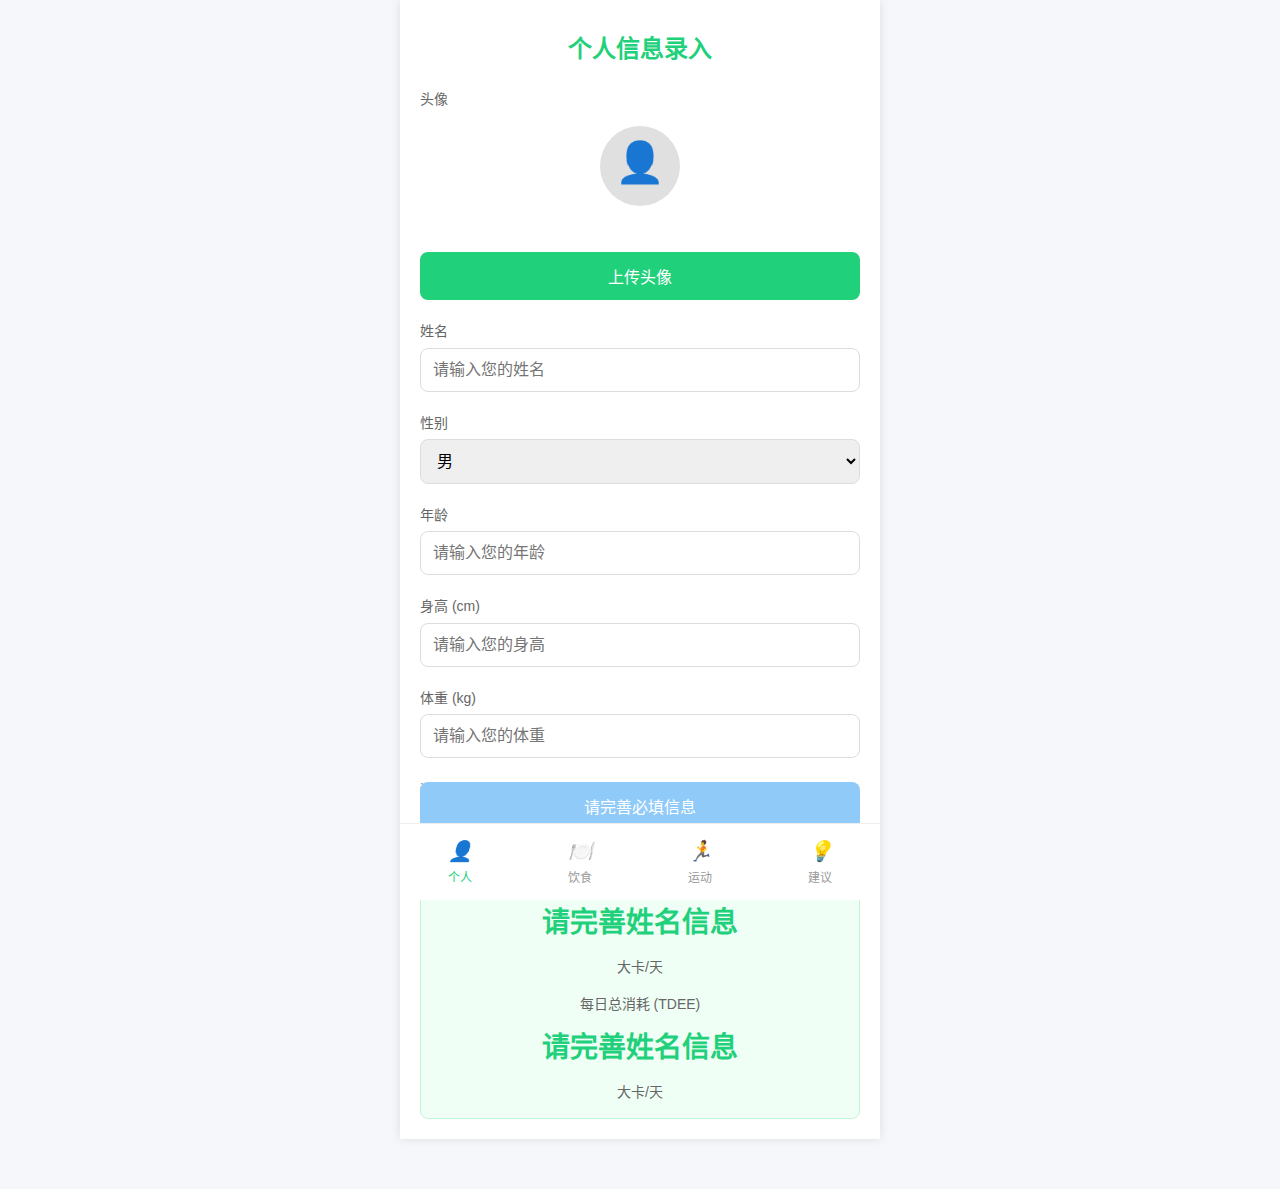
<file: index.html>
<!DOCTYPE html>
<html lang="zh-CN">
<head>
    <meta charset="UTF-8">
    <meta name="viewport" content="width=device-width, initial-scale=1.0, maximum-scale=1.0, user-scalable=no">
    <title>个人信息录入 - 健身管理APP</title>
    <link rel="stylesheet" href="css/style.css">
</head>
<body>
    <div class="container">
        <h1>个人信息录入</h1>

        <!-- 头像上传 -->
        <div class="input-group">
            <label>头像</label>
            <div style="text-align: center; margin-bottom: 15px;">
                <img id="avatarPreview" src="data:image/svg+xml,%3Csvg xmlns='http://www.w3.org/2000/svg' width='100' height='100' viewBox='0 0 100 100'%3E%3Ccircle cx='50' cy='50' r='40' fill='%23e0e0e0'/%3E%3Ctext x='50' y='60' text-anchor='middle' font-size='40' fill='%23999'%3E👤%3C/text%3E%3C/svg%3E" alt="头像" style="width: 100px; height: 100px; border-radius: 50%; object-fit: cover; margin-bottom: 10px;">
                <br>
                <input type="file" id="avatar" accept="image/*" style="display: none;">
                <button type="button" class="btn btn-primary" onclick="document.getElementById('avatar').click()">上传头像</button>
            </div>
        </div>

        <form id="userInfoForm">
            <!-- 姓名 -->
            <div class="input-group">
                <label for="name">姓名</label>
                <input type="text" id="name" name="name" placeholder="请输入您的姓名">
            </div>

            <!-- 性别 -->
            <div class="input-group">
                <label for="gender">性别</label>
                <select id="gender" name="gender">
                    <option value="male">男</option>
                    <option value="female">女</option>
                </select>
            </div>

            <!-- 年龄 -->
            <div class="input-group">
                <label for="age">年龄</label>
                <input type="number" id="age" name="age" placeholder="请输入您的年龄" min="1">
            </div>

            <!-- 身高 -->
            <div class="input-group">
                <label for="height">身高 (cm)</label>
                <input type="number" id="height" name="height" placeholder="请输入您的身高" step="0.1" min="0">
            </div>

            <!-- 体重 -->
            <div class="input-group">
                <label for="weight">体重 (kg)</label>
                <input type="number" id="weight" name="weight" placeholder="请输入您的体重" step="0.1" min="0">
            </div>



            <!-- 运动目标 -->
            <div class="input-group">
                <label>运动目标</label>
                <div class="radio-group">
                    <div class="radio-item">
                        <input type="radio" id="weight_loss" name="goal" value="weight_loss" checked>
                        <label for="weight_loss">减脂</label>
                    </div>
                    <div class="radio-item">
                        <input type="radio" id="muscle_gain" name="goal" value="muscle_gain">
                        <label for="muscle_gain">增肌</label>
                    </div>
                </div>
            </div>

            <!-- 计算结果显示 -->
            <div class="info-display">
                <div>
                    <div class="info-label">基础代谢率 (BMR)</div>
                    <div class="info-value" id="bmr">0.0</div>
                    <div class="info-label">大卡/天</div>
                </div>
                <div style="margin-top: 15px;">
                    <div class="info-label">每日总消耗 (TDEE)</div>
                    <div class="info-value" id="tdee">0.0</div>
                    <div class="info-label">大卡/天</div>
                </div>
            </div>
        </form>

        <!-- 保存按钮 -->
        <!-- 【按钮可视性保障】优化保存按钮位置 -->
        <div style="position: fixed; bottom: 70px; left: 0; right: 0; padding: 0 20px; max-width: 480px; margin: 0 auto;">
            <button type="button" id="saveButton" class="btn btn-primary">保存个人信息</button>
        </div>
    </div>

    <!-- 底部导航栏 -->
    <div class="nav">
        <button class="nav-btn active" data-page="index">
            <i>👤</i>
            <span>个人</span>
        </button>
        <button class="nav-btn" data-page="diet">
            <i>🍽️</i>
            <span>饮食</span>
        </button>
        <button class="nav-btn" data-page="exercise">
            <i>🏃</i>
            <span>运动</span>
        </button>
        <button class="nav-btn" data-page="advice">
            <i>💡</i>
            <span>建议</span>
        </button>
    </div>

    <script src="js/common.js"></script>
    <script src="js/app.js"></script>
</body>
</html>
</file>
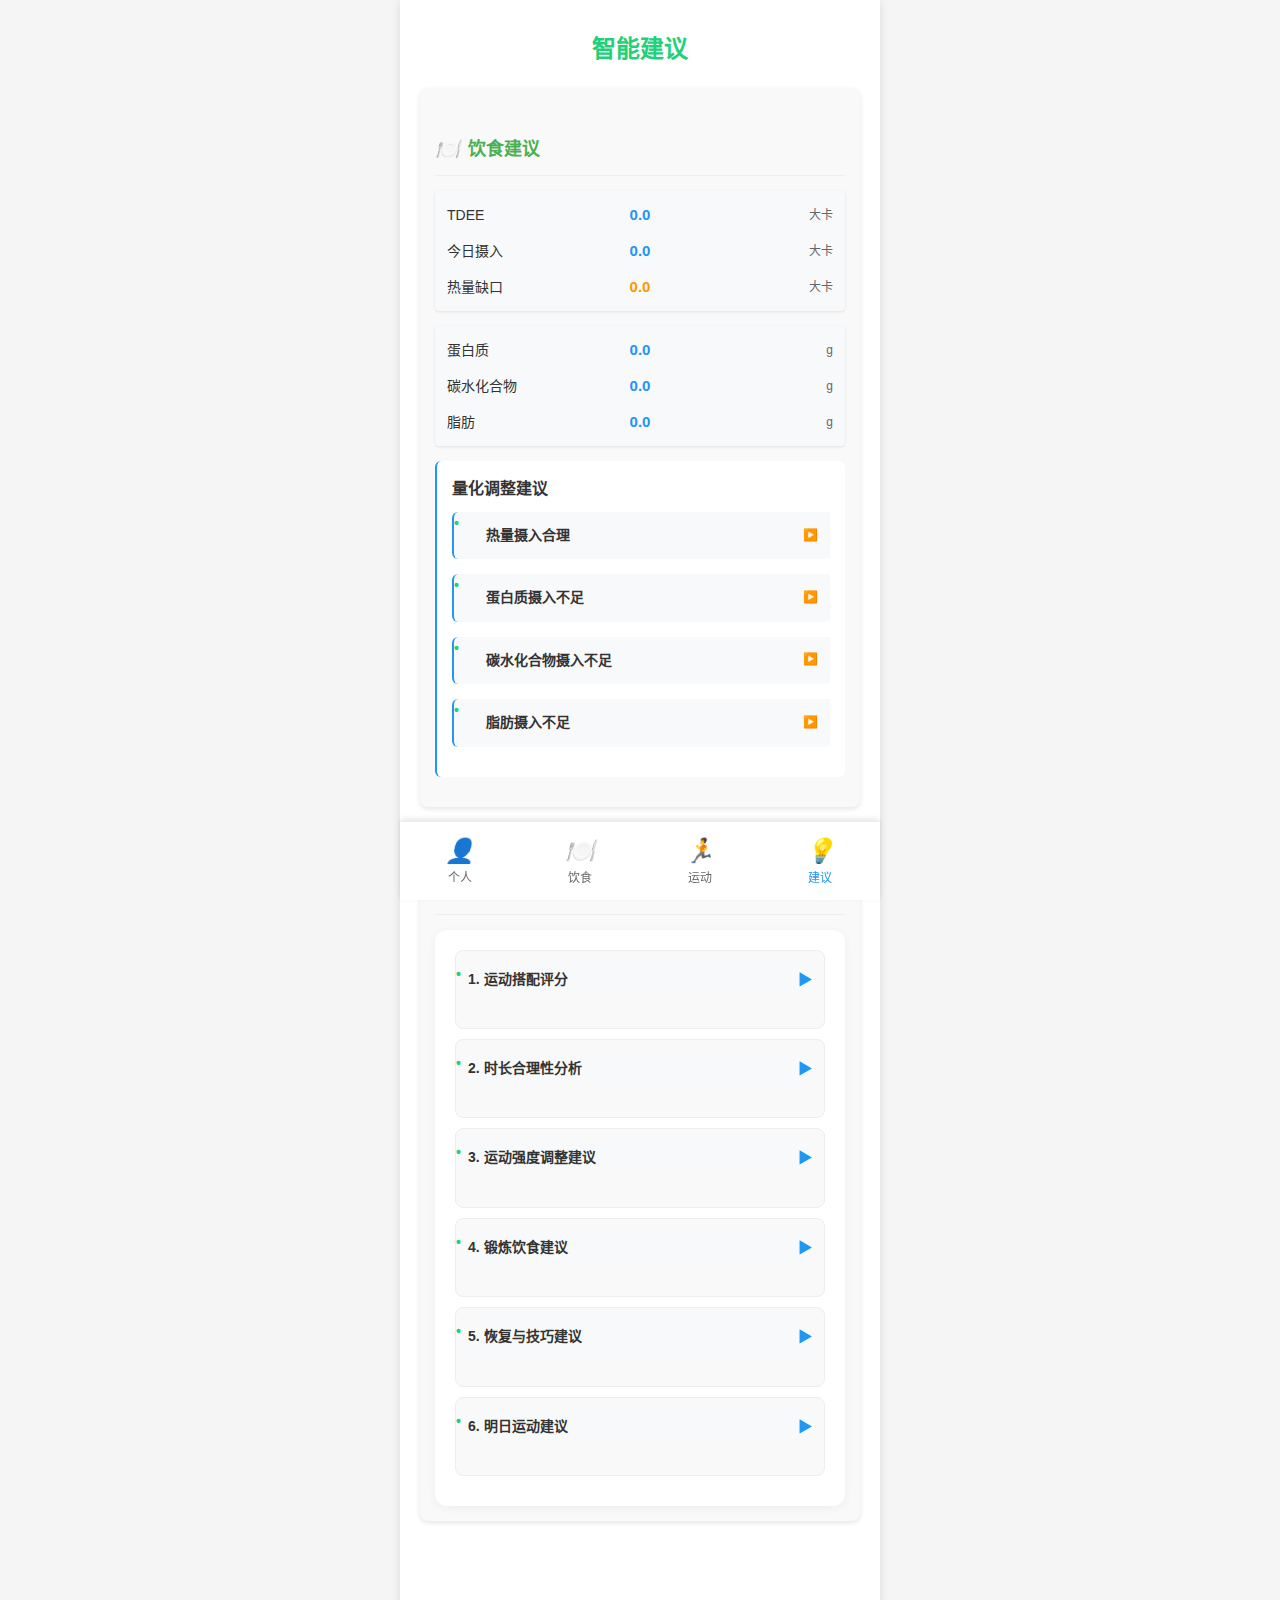
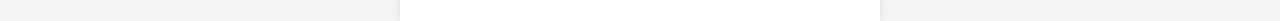
<file: advice.html>
<!DOCTYPE html>
<html lang="zh-CN">
<head>
    <meta charset="UTF-8">
    <meta name="viewport" content="width=device-width, initial-scale=1.0, maximum-scale=1.0, user-scalable=no">
    <title>智能建议 - 健身管理APP</title>
    <link rel="stylesheet" href="css/style.css">
    <style>
        /* 移动端适配样式 */
        body {
            font-family: -apple-system, BlinkMacSystemFont, 'Segoe UI', Roboto, 'Helvetica Neue', Arial, sans-serif;
            background-color: #f5f5f5;
            margin: 0;
            padding: 0;
            color: #333;
        }
        
        .container {
            max-width: 480px;
            margin: 0 auto;
            padding: 20px;
            padding-bottom: 80px; /* 为底部导航栏预留空间 */
            background-color: #fff;
            min-height: 100vh;
            box-sizing: border-box;
        }
        

        
        /* 确保标题颜色与其他页面一致 */
        h1 {
            color: #21d07a;
        }
        
        /* 建议模块样式 */
        .advice-module {
            background-color: #f9f9f9;
            border-radius: 8px;
            padding: 15px;
            margin-bottom: 20px;
            box-shadow: 0 2px 5px rgba(0, 0, 0, 0.1);
        }
        
        .advice-module h2 {
            font-size: 18px;
            margin-bottom: 15px;
            color: #333;
            display: flex;
            align-items: center;
        }
        
        .advice-module h2 i {
            margin-right: 8px;
            font-size: 20px;
        }
        
        /* 饮食建议样式 */
        #dietAdvice h2 {
            color: #4CAF50;
        }
        
        /* 运动建议样式 */
        #exerciseAdvice h2 {
            color: #FF9800;
        }
        

        

        
        .scheme-content ul {
            padding-left: 20px;
            margin: 0;
        }
        
        .scheme-content li {
            margin-bottom: 8px;
            line-height: 1.6;
            color: #555;
        }
        
        /* 卡片通用样式 */
        .info-card {
            background-color: #F8F9FA;
            border-radius: 4px;
            padding: 12px;
            margin-bottom: 15px;
            box-shadow: 0 1px 3px rgba(0, 0, 0, 0.1);
        }
        
        /* 核心数据样式 */
        .data-row {
            display: flex;
            justify-content: space-between;
            align-items: center;
            margin-bottom: 12px;
        }
        
        .data-row:last-child {
            margin-bottom: 0;
        }
        
        .data-label {
            font-size: 14px;
            color: #333;
            font-weight: normal;
            flex: 1;
            text-align: left;
        }
        
        .data-value {
            font-size: 15px;
            font-weight: bold;
            color: #2196F3;
            text-align: center;
            flex: 1;
        }
        
        .data-value.deficit {
            color: #FF9800;
        }
        
        .data-unit {
            font-size: 12px;
            color: #666;
            text-align: right;
            flex: 1;
        }
        
        /* 食物营养数据样式 */
        .food-nutrition {
            font-size: 12px;
            color: #6c757d;
            margin-left: 8px;
        }
        
        /* 营养素样式 */
        .nutrient-row {
            display: flex;
            justify-content: space-between;
            align-items: center;
            margin-bottom: 12px;
        }
        
        .nutrient-row:last-child {
            margin-bottom: 0;
        }
        
        .nutrient-label {
            font-size: 14px;
            color: #333;
            font-weight: normal;
            flex: 1;
            text-align: left;
        }
        
        .nutrient-value {
            font-size: 15px;
            font-weight: bold;
            color: #2196F3;
            text-align: center;
            flex: 1;
        }
        
        .nutrient-unit {
            font-size: 12px;
            color: #666;
            text-align: right;
            flex: 1;
        }
        
        /* 量化调整建议样式 - 极简版 */
        .adjustment-advice {
            background-color: #fff;
            border-radius: 6px;
            padding: 15px;
            margin-bottom: 15px;
            border-left: 2px solid #2196F3;
        }
        
        .adjustment-advice h3 {
            font-size: 16px;
            margin-bottom: 10px;
            color: #333;
        }
        
        .adjustment-advice ul {
            margin: 0;
            padding: 0;
        }
        
        .advice-item {
            background-color: #F8F9FA;
            border-radius: 6px;
            margin-bottom: 15px;
            border-left: 2px solid #2196F3;
        }
        
        .advice-title {
            display: flex;
            justify-content: space-between;
            align-items: center;
            padding: 12px;
            cursor: pointer;
            font-weight: bold;
            background-color: #F8F9FA;
        }
        
        .advice-title .icon {
            transition: transform 0.3s ease;
            color: #666;
            font-size: 12px;
        }
        
        .advice-title.active .icon {
            transform: rotate(90deg);
        }
        
        .advice-content {
            max-height: 0;
            opacity: 0;
            overflow: hidden;
            transition: max-height 0.3s ease-out, opacity 0.3s ease-out;
            margin: 0;
            padding: 0 10px;
            font-size: 14px;
            color: #555;
            line-height: 1.6;
            background-color: white;
            border-top: 1px solid #E9ECEF;
        }
        
        .advice-content.show {
            max-height: 200px; /* 固定足够高度，避免高度计算错误 */
            opacity: 1;
            padding: 10px;
            margin: 0;
        }
        
        .advice-recommendation {
            margin-top: 10px;
            padding-top: 10px;
            border-top: 1px dashed #dee2e6;
        }
        
        .advice-recommendation .food-name {
            font-weight: bold;
        }
        
        .advice-recommendation .food-nutrition {
            font-size: 12px;
            color: #666;
        }
        
        .data-value.need-to-add, .data-value.need-to-reduce {
            color: #FF9800;
        }
        
        /* 运动方案样式 */
        .exercise-plan {
            background-color: #fff;
            border-radius: 6px;
            padding: 15px;
            margin-bottom: 15px;
            border-left: 4px solid #FF9800;
        }
        
        .exercise-plan h3 {
            font-size: 16px;
            margin-bottom: 10px;
            color: #333;
        }
        
        .exercise-plan ul {
            margin: 0;
            padding-left: 20px;
        }
        
        .exercise-plan li {
            margin-bottom: 5px;
            color: #555;
        }
        
        /* 当日运动适配建议样式 */
        .today-exercise-advice {
            background-color: #fff;
            border-radius: 6px;
            padding: 15px;
            border-left: 4px solid #FFC107;
        }
        
        .today-exercise-advice h3 {
            font-size: 16px;
            margin-bottom: 10px;
            color: #333;
        }
        
        /* 当日运动适配建议容器样式 */
        .daily-advice-container {
          width: 100%;
          margin: 10px 0;
          border-radius: 6px;
          border: 1px solid #f0f0f0;
        }
        .advice-header {
          display: flex;
          justify-content: space-between;
          align-items: center;
          padding: 10px 15px;
          background: #f8f9fa;
          cursor: pointer;
          border-radius: 6px 6px 0 0;
          transition: background 0.2s;
        }
        .advice-header:hover {
          background: #e8f4fd;
        }
        .advice-header .icon {
          font-size: 12px;
          transition: transform 0.3s;
        }
        .advice-header.active .icon {
          transform: rotate(90deg);
        }
        .advice-content {
          max-height: 0;
          opacity: 0;
          overflow: hidden;
          padding: 0 15px;
          transition: max-height 0.3s ease-out, opacity 0.3s ease-out;
        }
        .advice-header.active + .advice-content {
          max-height: 1000px;
          opacity: 1;
          padding: 15px;
          border-top: 1px solid #f0f0f0;
        }
        .advice-section {
          margin-bottom: 15px;
          line-height: 1.6;
        }
        .advice-section h4 {
          margin: 0 0 8px 0;
          color: #2196F3;
        }
        
        /* 底部导航栏样式 */
        .nav {
            position: fixed;
            bottom: 0;
            left: 0;
            right: 0;
            background-color: #fff;
            display: flex;
            justify-content: space-around;
            padding: 10px 0;
            box-shadow: 0 -2px 5px rgba(0, 0, 0, 0.1);
            max-width: 480px;
            margin: 0 auto;
        }
        
        .nav-btn {
            background: none;
            border: none;
            padding: 5px;
            cursor: pointer;
            text-align: center;
            color: #666;
        }
        
        .nav-btn i {
            font-size: 24px;
            display: block;
            margin-bottom: 3px;
        }
        
        .nav-btn span {
            font-size: 12px;
        }
        
        .nav-btn.active {
            color: #2196F3;
        }
    </style>
</head>
<body id="advice">
    <div class="container">
        <h1>智能建议</h1>
        
        <!-- 饮食建议模块 -->
        <div id="dietAdvice" class="advice-module">
            <h2><i>🍽️</i>饮食建议</h2>
            
            <!-- 核心数据卡片 -->
            <div class="info-card">
                <div class="data-row">
                    <div class="data-label">TDEE</div>
                    <div class="data-value" id="tdeeValue">0</div>
                    <div class="data-unit">大卡</div>
                </div>
                <div class="data-row">
                    <div class="data-label">今日摄入</div>
                    <div class="data-value" id="todayIntakeValue">0</div>
                    <div class="data-unit">大卡</div>
                </div>
                <div class="data-row">
                    <div class="data-label">热量缺口</div>
                    <div class="data-value deficit" id="calorieDeficitValue">0</div>
                    <div class="data-unit">大卡</div>
                </div>
            </div>
            
            <!-- 三大营养素卡片 -->
            <div class="info-card">
                <div class="nutrient-row">
                    <div class="nutrient-label">蛋白质</div>
                    <div class="nutrient-value" id="proteinValue">0.0</div>
                    <div class="nutrient-unit">g</div>
                </div>
                <div class="nutrient-row">
                    <div class="nutrient-label">碳水化合物</div>
                    <div class="nutrient-value" id="carbValue">0.0</div>
                    <div class="nutrient-unit">g</div>
                </div>
                <div class="nutrient-row">
                    <div class="nutrient-label">脂肪</div>
                    <div class="nutrient-value" id="fatValue">0.0</div>
                    <div class="nutrient-unit">g</div>
                </div>
            </div>
            
            <!-- 量化调整建议 -->
            <div class="adjustment-advice">
                <h3>量化调整建议</h3>
                <ul id="adjustmentAdviceList">
                    <li>暂无调整建议</li>
                </ul>
            </div>
        </div>
        
        <!-- 运动建议模块 -->
        <div id="exerciseAdvice" class="advice-module">
            <h2><i>🏃</i>运动建议</h2>
            
            <!-- 智能运动建议模块 -->
            <div class="smart-advice-container">
                <!-- 1. 运动搭配评分 -->
                <div class="advice-item">
                    <div class="advice-title" onclick="toggleAdviceItem('exercise-combination')">
                        <span>1. 运动搭配评分</span>
                        <span class="icon">▶</span>
                    </div>
                    <div class="advice-content" id="exercise-combination">
                        <div class="advice-section">
                            <p>当日运动搭配评分：<span class="data-value" id="combination-score">0.0</span>/10</p>
                            <p id="combination-analysis">暂无分析</p>
                        </div>
                    </div>
                </div>
                
                <!-- 2. 时长合理性分析 -->
                <div class="advice-item">
                    <div class="advice-title" onclick="toggleAdviceItem('duration-rationality')">
                        <span>2. 时长合理性分析</span>
                        <span class="icon">▶</span>
                    </div>
                    <div class="advice-content" id="duration-rationality">
                        <div class="advice-section">
                            <p>今日总运动时长：<span class="data-value" id="total-duration">0</span>分钟</p>
                            <p id="duration-analysis">暂无分析</p>
                        </div>
                    </div>
                </div>
                
                <!-- 3. 运动强度调整建议 -->
                <div class="advice-item">
                    <div class="advice-title" onclick="toggleAdviceItem('intensity-adjustment')">
                        <span>3. 运动强度调整建议</span>
                        <span class="icon">▶</span>
                    </div>
                    <div class="advice-content" id="intensity-adjustment">
                        <div class="advice-section">
                            <p>今日运动总消耗：<span class="data-value" id="total-calories">0</span>大卡</p>
                            <p id="intensity-analysis">暂无分析</p>
                        </div>
                    </div>
                </div>
                
                <!-- 4. 锻炼饮食建议 -->
                <div class="advice-item">
                    <div class="advice-title" onclick="toggleAdviceItem('exercise-diet')">
                        <span>4. 锻炼饮食建议</span>
                        <span class="icon">▶</span>
                    </div>
                    <div class="advice-content" id="exercise-diet">
                        <div class="advice-section">
                            <p id="diet-suggestion">暂无建议</p>
                        </div>
                    </div>
                </div>
                
                <!-- 5. 恢复与技巧建议 -->
                <div class="advice-item">
                    <div class="advice-title" onclick="toggleAdviceItem('recovery-tips')">
                        <span>5. 恢复与技巧建议</span>
                        <span class="icon">▶</span>
                    </div>
                    <div class="advice-content" id="recovery-tips">
                        <div class="advice-section">
                            <p id="recovery-suggestion">暂无建议</p>
                        </div>
                    </div>
                </div>
                
                <!-- 6. 明日运动建议 -->
                <div class="advice-item">
                    <div class="advice-title" onclick="toggleAdviceItem('tomorrow-suggestion')">
                        <span>6. 明日运动建议</span>
                        <span class="icon">▶</span>
                    </div>
                    <div class="advice-content" id="tomorrow-suggestion">
                        <div class="advice-section">
                            <p id="tomorrow-exercise">暂无建议</p>
                        </div>
                    </div>
                </div>
            </div>
        </div>
    </div>
    
    <!-- 底部导航栏 -->
    <div class="nav">
        <button class="nav-btn" data-page="index">
            <i>👤</i>
            <span>个人</span>
        </button>
        <button class="nav-btn" data-page="diet">
            <i>🍽️</i>
            <span>饮食</span>
        </button>
        <button class="nav-btn" data-page="exercise">
            <i>🏃</i>
            <span>运动</span>
        </button>
        <button class="nav-btn active" data-page="advice">
            <i>💡</i>
            <span>建议</span>
        </button>
    </div>
    
    <script src="js/common.js"></script>
    <script src="js/food-db.js"></script>
    <script>
        // 数据读取函数
        function getDataFromLocalStorage() {
            // 从localStorage读取TDEE
            const tdee = parseFloat(localStorage.getItem('userTDEE')) || 0.0;
            
            // 从localStorage读取今日摄入
            const todayIntake = parseFloat(localStorage.getItem('todayDietIntake')) || 0.0;
            
            // 从localStorage读取饮食记录
            const today = new Date().toISOString().split('T')[0];
            const dietRecord = JSON.parse(localStorage.getItem(`diet_${today}`)) || { foods: [] };
            const foodRecords = dietRecord.foods;
            
            // 从localStorage读取当日运动数据
            const exerciseRecord = JSON.parse(localStorage.getItem(`exercise_${today}`)) || { exercises: [] };
            const todayExercises = exerciseRecord.exercises;
            
            // 获取用户目标
            const userInfo = JSON.parse(localStorage.getItem('user_info')) || { goal: 'weight_loss' };
            const userGoal = userInfo.goal;
            
            return {
                tdee: tdee,
                todayIntake: todayIntake,
                foodRecords: foodRecords,
                todayExercises: todayExercises,
                userGoal: userGoal
            };
        }
        
        // 计算热量缺口和三大营养素
        function calculateNutritionData() {
            const data = getDataFromLocalStorage();
            
            // 计算热量缺口
            const calorieDeficit = data.tdee - data.todayIntake;
            
            // 计算三大营养素
            let protein = 0.0;
            let carbs = 0.0;
            let fat = 0.0;
            
            data.foodRecords.forEach(foodItem => {
                // 查找食物数据库中的营养信息
                const foodInfo = window.FOOD_DB.find(food => food.name === foodItem.name);
                if (foodInfo) {
                    // foodItem.weight是实际食用量（克），foodInfo的营养信息是每100克的含量
                    // 如果weight不存在，则使用quantity（已转换为100克的倍数）
                    let ratio;
                    if (foodItem.weight) {
                        // 使用实际克数计算比例
                        ratio = foodItem.weight / 100;
                    } else {
                        // 使用已转换的100克倍数
                        ratio = foodItem.quantity || 1.0;
                    }
                    
                    protein += foodInfo.nutrients.protein * ratio;
                    carbs += foodInfo.nutrients.carb * ratio;
                    fat += foodInfo.nutrients.fat * ratio;
                }
            });
            
            // 计算三大营养素供能和占比
            const proteinCalories = protein * 4;
            const carbsCalories = carbs * 4;
            const fatCalories = fat * 9;
            const totalCalories = data.todayIntake;
            
            let proteinRatio = 0.0;
            let carbsRatio = 0.0;
            let fatRatio = 0.0;
            
            if (totalCalories > 0) {
                proteinRatio = (proteinCalories / totalCalories) * 100;
                carbsRatio = (carbsCalories / totalCalories) * 100;
                fatRatio = (fatCalories / totalCalories) * 100;
            }
            
            return {
                tdee: data.tdee,
                todayIntake: data.todayIntake,
                calorieDeficit: calorieDeficit,
                protein: protein,
                carbs: carbs,
                fat: fat,
                proteinRatio: proteinRatio,
                carbsRatio: carbsRatio,
                fatRatio: fatRatio,
                userGoal: data.userGoal,
                todayExercises: data.todayExercises
            };
        }
        
        // 生成饮食建议
        function generateDietAdvice(nutritionData) {
            // 获取用户体重数据（无数据时用70kg兜底）
            const userInfo = JSON.parse(localStorage.getItem('user_info')) || { weight: 70 };
            const userWeight = parseFloat(userInfo.weight) || 70;
            
            // 计算建议摄入量
            const suggestedProtein = (userWeight * 1.4).toFixed(1); // 蛋白质建议：体重kg×1.2-1.6g，取中间值1.4
            const suggestedCarbs = (userWeight * 5).toFixed(1); // 碳水建议：体重kg×4-6g，取中间值5
            const suggestedFat = (userWeight * 1.0).toFixed(1); // 脂肪建议：体重kg×0.8-1.2g，取中间值1.0
            const suggestedCalories = Math.max(nutritionData.tdee * 0.8, nutritionData.tdee - 500); // 建议摄入热量：不低于TDEE的80%或缺口不超过500大卡
            
            let advice = [];
            
            // 根据热量缺口生成建议
            if (nutritionData.calorieDeficit > 2000) {
                const deficit = nutritionData.calorieDeficit.toFixed(1);
                advice.push({
                    title: '⚠️ 热量缺口过大',
                    content: `当前摄入 <span class="data-value">${nutritionData.todayIntake.toFixed(1)}</span> 大卡，建议至少摄入 <span class="data-value">${Math.round(suggestedCalories)}</span> 大卡`,
                    recommendation: `需补充约 <span class="data-value">${deficit}</span> 大卡，推荐摄入 <span class="food-name">150g 糙米饭</span>（每100g含77g碳水）<span class="food-nutrition">（可提供约116g碳水）</span> + <span class="food-name">120g鸡胸肉</span>（每100g含20g蛋白）<span class="food-nutrition">（可提供约24g蛋白）</span>`
                });
            } else if (nutritionData.calorieDeficit > 1000) {
                const deficit = nutritionData.calorieDeficit.toFixed(1);
                advice.push({
                    title: '热量缺口较大',
                    content: `当前摄入 <span class="data-value">${nutritionData.todayIntake.toFixed(1)}</span> 大卡，建议摄入 <span class="data-value">${Math.round(suggestedCalories)}</span> 大卡`,
                    recommendation: `需补充约 <span class="data-value">${deficit}</span> 大卡，建议适当增加饮食摄入，避免代谢下降`
                });
            } else if (nutritionData.calorieDeficit < 0) {
                const surplus = Math.abs(nutritionData.calorieDeficit).toFixed(1);
                advice.push({
                    title: '⚠️ 当前热量盈余',
                    content: `当前摄入 <span class="data-value">${nutritionData.todayIntake.toFixed(1)}</span> 大卡，建议摄入 <span class="data-value">${Math.round(suggestedCalories)}</span> 大卡`,
                    recommendation: `超出 <span class="data-value">${surplus}</span> 大卡，建议减少高热量食物摄入或增加运动消耗`
                });
            } else {
                const deficit = nutritionData.calorieDeficit.toFixed(1);
                advice.push({
                    title: '热量摄入合理',
                    content: `当前热量缺口 <span class="data-value">${deficit}</span> 大卡（当前摄入 <span class="data-value">${nutritionData.todayIntake.toFixed(1)}</span> 大卡，建议摄入 <span class="data-value">${Math.round(suggestedCalories)}</span> 大卡）`,
                    recommendation: '处于合理范围，继续保持！'
                });
            }
            
            // 根据蛋白质摄入生成建议
            if (nutritionData.protein < parseFloat(suggestedProtein) * 0.8) {
                const needToAdd = (parseFloat(suggestedProtein) - nutritionData.protein).toFixed(1);
                advice.push({
                    title: '蛋白质摄入不足',
                    content: `当前摄入 <span class="data-value">${nutritionData.protein.toFixed(1)}</span> g，建议摄入 <span class="data-value">${suggestedProtein}</span> g，需补充 <span class="data-value need-to-add">${needToAdd}</span> g`,
                    recommendation: `推荐增加 <span class="food-name">150g 鸡胸肉</span>（每100g含20g蛋白）<span class="food-nutrition">（可补充约30g蛋白）</span> + <span class="food-name">2个鸡蛋</span>（约12.6g蛋白）<span class="food-nutrition">（可补充约12.6g蛋白）</span>，或选择 <span class="food-name">30g蛋白粉</span>（每100g含80g蛋白）<span class="food-nutrition">（可快速补充约24g优质蛋白）</span>`
                });
            } else if (nutritionData.protein > parseFloat(suggestedProtein) * 1.2) {
                const needToReduce = (nutritionData.protein - parseFloat(suggestedProtein)).toFixed(1);
                advice.push({
                    title: '蛋白质摄入过多',
                    content: `当前摄入 <span class="data-value">${nutritionData.protein.toFixed(1)}</span> g，建议摄入 <span class="data-value">${suggestedProtein}</span> g，需减少 <span class="data-value need-to-reduce">${needToReduce}</span> g`,
                    recommendation: '建议适当减少高蛋白食物摄入，增加碳水化合物比例'
                });
            } else {
                advice.push({
                    title: '蛋白质摄入合理',
                    content: `当前摄入 <span class="data-value">${nutritionData.protein.toFixed(1)}</span> g，建议摄入 <span class="data-value">${suggestedProtein}</span> g`,
                    recommendation: '继续保持！'
                });
            }
            
            // 根据碳水化合物摄入生成建议
            if (nutritionData.carbs < parseFloat(suggestedCarbs) * 0.8) {
                const needToAdd = (parseFloat(suggestedCarbs) - nutritionData.carbs).toFixed(1);
                advice.push({
                    title: '碳水化合物摄入不足',
                    content: `当前摄入 <span class="data-value">${nutritionData.carbs.toFixed(1)}</span> g，建议摄入 <span class="data-value">${suggestedCarbs}</span> g，需补充 <span class="data-value need-to-add">${needToAdd}</span> g`,
                    recommendation: `推荐增加 <span class="food-name">150g 糙米饭</span>（每100g含77g碳水）<span class="food-nutrition">（可补充约116g碳水）</span> 或 <span class="food-name">200g 玉米</span>（每100g含22g碳水）<span class="food-nutrition">（可补充约44g碳水）</span>`
                });
            } else if (nutritionData.carbs > parseFloat(suggestedCarbs) * 1.2) {
                const needToReduce = (nutritionData.carbs - parseFloat(suggestedCarbs)).toFixed(1);
                advice.push({
                    title: '碳水化合物摄入过多',
                    content: `当前摄入 <span class="data-value">${nutritionData.carbs.toFixed(1)}</span> g，建议摄入 <span class="data-value">${suggestedCarbs}</span> g，需减少 <span class="data-value need-to-reduce">${needToReduce}</span> g`,
                    recommendation: '建议适当减少主食摄入，增加蛋白质和健康脂肪比例'
                });
            } else {
                advice.push({
                    title: '碳水化合物摄入合理',
                    content: `当前摄入 <span class="data-value">${nutritionData.carbs.toFixed(1)}</span> g，建议摄入 <span class="data-value">${suggestedCarbs}</span> g`,
                    recommendation: '继续保持！'
                });
            }
            
            // 根据脂肪摄入生成建议
            if (nutritionData.fat < parseFloat(suggestedFat) * 0.8) {
                const needToAdd = (parseFloat(suggestedFat) - nutritionData.fat).toFixed(1);
                advice.push({
                    title: '脂肪摄入不足',
                    content: `当前摄入 <span class="data-value">${nutritionData.fat.toFixed(1)}</span> g，建议摄入 <span class="data-value">${suggestedFat}</span> g，需补充 <span class="data-value need-to-add">${needToAdd}</span> g`,
                    recommendation: `推荐增加 <span class="food-name">15g 坚果</span>（每100g含50g脂肪）<span class="food-nutrition">（可补充约7.5g脂肪）</span> 或 <span class="food-name">10g 橄榄油</span>（每100g含100g脂肪）<span class="food-nutrition">（可补充约10g脂肪）</span>`
                });
            } else if (nutritionData.fat > parseFloat(suggestedFat) * 1.2) {
                const needToReduce = (nutritionData.fat - parseFloat(suggestedFat)).toFixed(1);
                advice.push({
                    title: '脂肪摄入过多',
                    content: `当前摄入 <span class="data-value">${nutritionData.fat.toFixed(1)}</span> g，建议摄入 <span class="data-value">${suggestedFat}</span> g，需减少 <span class="data-value need-to-reduce">${needToReduce}</span> g`,
                    recommendation: '建议减少油炸食物和高脂肪肉类摄入，选择健康脂肪来源'
                });
            } else {
                advice.push({
                    title: '脂肪摄入合理',
                    content: `当前摄入 <span class="data-value">${nutritionData.fat.toFixed(1)}</span> g，建议摄入 <span class="data-value">${suggestedFat}</span> g`,
                    recommendation: '继续保持！'
                });
            }
            
            return advice;
        }
        
        // 生成运动建议

        
        // 生成当日运动适配建议
        function generateTodayExerciseAdvice(todayExercises, userGoal) {
            if (todayExercises.length === 0) {
                return '暂无当日运动数据，建议根据基础方案进行锻炼';
            }
            
            // 计算有氧和无氧运动的总时长
            let aerobicDuration = 0;
            let anaerobicDuration = 0;
            
            todayExercises.forEach(exercise => {
                // 简单判断运动类型
                const isAerobic = ['跑步', '跳绳', '游泳', '骑自行车', '散步', '有氧舞蹈', '椭圆机', '爬楼梯'].includes(exercise.name);
                const duration = exercise.duration || 0;
                
                if (isAerobic) {
                    aerobicDuration += duration;
                } else {
                    anaerobicDuration += duration;
                }
            });
            
            // 根据运动类型占比和用户目标生成建议
            if (aerobicDuration > anaerobicDuration) {
                // 有氧占比高
                if (userGoal === 'weight_loss') {
                    return '今日有氧运动占比较高，建议增加5分钟高强度间歇训练，提升燃脂效果；运动后补充适量蛋白质，促进肌肉修复。';
                } else {
                    return '今日有氧运动占比较高，建议适当减少有氧时长，增加无氧训练重量，更有利于肌肉生长；训练后30分钟内补充蛋白质和碳水化合物。';
                }
            } else if (anaerobicDuration > aerobicDuration) {
                // 无氧占比高
                if (userGoal === 'weight_loss') {
                    return '今日无氧运动占比较高，建议训练后控制饮食热量，保持热量缺口；可以增加10分钟低强度有氧运动，帮助消耗更多脂肪。';
                } else {
                    return '今日无氧运动占比较高，建议训练后30分钟内补充20-30g蛋白质和适量碳水化合物，促进肌肉恢复和生长；注意保持充足睡眠。';
                }
            } else {
                // 有氧和无氧均衡
                return '今日运动搭配均衡，建议根据身体感受调整强度；训练后注意补充营养和休息，促进身体恢复。';
            }
        }
        
        // 渲染饮食建议
        function renderDietAdvice() {
            const nutritionData = calculateNutritionData();
            
            // 更新核心数据显示
            document.getElementById('tdeeValue').textContent = nutritionData.tdee.toFixed(1);
            document.getElementById('todayIntakeValue').textContent = nutritionData.todayIntake.toFixed(1);
            
            // 更新热量缺口并添加警示色
            const deficitElement = document.getElementById('calorieDeficitValue');
            deficitElement.textContent = nutritionData.calorieDeficit.toFixed(1);
            
            // 更新三大营养素显示
            document.getElementById('proteinValue').textContent = nutritionData.protein.toFixed(1);
            document.getElementById('carbValue').textContent = nutritionData.carbs.toFixed(1);
            document.getElementById('fatValue').textContent = nutritionData.fat.toFixed(1);
            
            // 生成并更新量化调整建议
            const dietAdvice = generateDietAdvice(nutritionData);
            const adviceList = document.getElementById('adjustmentAdviceList');
            adviceList.innerHTML = '';
            
            if (dietAdvice.length > 0) {
                dietAdvice.forEach(advice => {
                    const adviceItem = document.createElement('div');
                    adviceItem.className = 'advice-item';
                    
                    // 标题栏
                    const adviceTitle = document.createElement('div');
                    adviceTitle.className = 'advice-title';
                    adviceTitle.innerHTML = advice.title + '<span class="icon">▶️</span>';
                    adviceTitle.onclick = function() { toggleAdvice(this); };
                    
                    // 内容区
                    const adviceContent = document.createElement('div');
                    adviceContent.className = 'advice-content';
                    adviceContent.innerHTML = advice.content;
                    
                    if (advice.recommendation) {
                        const adviceRecommendation = document.createElement('div');
                        adviceRecommendation.className = 'advice-recommendation';
                        adviceRecommendation.innerHTML = advice.recommendation;
                        adviceContent.appendChild(adviceRecommendation);
                    }
                    
                    adviceItem.appendChild(adviceTitle);
                    adviceItem.appendChild(adviceContent);
                    adviceList.appendChild(adviceItem);
                });
            } else {
                const adviceItem = document.createElement('div');
                adviceItem.className = 'advice-item';
                
                const adviceTitle = document.createElement('div');
                adviceTitle.className = 'advice-title';
                adviceTitle.innerHTML = '暂无调整建议 <span class="icon">▶️</span>';
                adviceTitle.onclick = function() { toggleAdvice(this); };
                
                adviceItem.appendChild(adviceTitle);
                adviceList.appendChild(adviceItem);
            }
            
            // 展开/折叠函数（无自动收回逻辑）
            function toggleAdvice(el) {
                // 仅切换当前项的状态，无任何全局影响
                el.classList.toggle('active');
                const content = el.nextElementSibling;
                content.classList.toggle('show');
            }
        }
        
        // 模拟用户数据接口
        const userDailyData = {
          goalType: "减脂", // 用户当前目标
          todaySports: [ // 当日运动记录
            { name: "跳绳", duration: 30, calorie: 300 },
            { name: "腹部训练", duration: 30, calorie: 120 }
          ],
          todayDiet: { // 当日饮食数据
            totalCalorie: 1500, // 总摄入热量
            protein: 60, // 蛋白质（g）
            carb: 180, // 碳水（g）
            fat: 40 // 脂肪（g）
          },
          calorieGap: 500 // 热量缺口（减脂为正，增肌为负）
        };

        // 渲染运动建议的逻辑已移至app.js中的initAdvicePage函数
        
        // 全量数据刷新函数
        function refreshAllData() {
            try {
                renderDietAdvice();
                // 运动建议由app.js中的initAdvicePage函数处理
            } catch (error) {
                console.error('数据刷新失败:', error);
                // 使用兜底值确保页面不崩溃
                document.getElementById('tdeeValue').textContent = '0.0';
                document.getElementById('todayIntakeValue').textContent = '0.0';
                document.getElementById('calorieDeficitValue').textContent = '0.0';
                document.getElementById('proteinValue').textContent = '0.0';
                document.getElementById('carbValue').textContent = '0.0';
                document.getElementById('fatValue').textContent = '0.0';
            }
        }
        
        // 页面加载完成后初始化
        document.addEventListener('DOMContentLoaded', function() {
            // 初始化渲染
            refreshAllData();
            // 初始化运动建议模块
            if (typeof initAdvicePage !== 'undefined') {
                initAdvicePage();
            }
            
            // 全局展开/折叠函数，确保运动建议切换功能正常
            window.toggleAdvice = function(id) {
                // 处理量化调整建议的展开/折叠（直接传入DOM元素）
                if (typeof id === 'object' && id instanceof Element) {
                    const el = id;
                    el.classList.toggle('active');
                    const content = el.nextElementSibling;
                    if (content) {
                        content.classList.toggle('show');
                    }
                } 
                // 处理当日运动适配建议的展开/折叠（通过ID）
                else {
                    const header = document.querySelector(`[onclick="toggleAdvice('${id}')"]`);
                    if (header) {
                        header.classList.toggle('active');
                    }
                }
            };
            
            // 点击底部"建议"按钮强制刷新
            const adviceNavBtn = document.querySelector('.nav-btn[data-page="advice"]');
            adviceNavBtn.addEventListener('click', function() {
                refreshAllData();
                
                // 显示刷新提示
                const tempElement = document.createElement('div');
                tempElement.textContent = '数据已刷新';
                tempElement.style.cssText = `
                    position: fixed;
                    top: 50%;
                    left: 50%;
                    transform: translate(-50%, -50%);
                    background-color: rgba(0, 0, 0, 0.7);
                    color: white;
                    padding: 10px 20px;
                    border-radius: 5px;
                    font-size: 14px;
                    z-index: 1000;
                `;
                document.body.appendChild(tempElement);
                
                // 2秒后移除提示
                setTimeout(() => {
                    document.body.removeChild(tempElement);
                }, 2000);
            });
            

        });
    </script>
    <!-- 引入JavaScript文件 -->
    <script src="js/common.js"></script>
    <script src="js/app.js"></script>
    
    <!-- 测试脚本：直接测试DOM元素访问和修改 -->
    <script>
        console.log('测试脚本开始执行...');
        
        // 等待DOM完全加载
        document.addEventListener('DOMContentLoaded', function() {
            console.log('DOM已完全加载');
            
            // 测试DOM元素访问
            const exerciseCombination = document.getElementById('exercise-combination');
            console.log('exercise-combination元素:', exerciseCombination);
            
            const durationRationality = document.getElementById('duration-rationality');
            console.log('duration-rationality元素:', durationRationality);
            
            const intensityAdjustment = document.getElementById('intensity-adjustment');
            console.log('intensity-adjustment元素:', intensityAdjustment);
            
            const exerciseDiet = document.getElementById('exercise-diet');
            console.log('exercise-diet元素:', exerciseDiet);
            
            const recoveryTips = document.getElementById('recovery-tips');
            console.log('recovery-tips元素:', recoveryTips);
            
            const tomorrowSuggestion = document.getElementById('tomorrow-suggestion');
            console.log('tomorrow-suggestion元素:', tomorrowSuggestion);
            
            // 直接修改DOM元素内容
            if (exerciseCombination) {
                exerciseCombination.innerHTML = '<div class="advice-section"><p>测试内容：运动搭配评分</p><p>这是一个测试，确认DOM元素可以被修改</p></div>';
                exerciseCombination.style.display = 'block';
                console.log('已修改exercise-combination内容');
            }
            
            // 展开所有内容
            const adviceContents = document.querySelectorAll('.advice-content');
            console.log('找到的.advice-content元素数量:', adviceContents.length);
            adviceContents.forEach((content, index) => {
                content.style.display = 'block';
                console.log(`已展开第${index+1}个建议内容`);
            });
            
            // 直接测试initAdvicePage函数
            if (typeof initAdvicePage === 'function') {
                console.log('initAdvicePage函数存在，尝试直接调用...');
                initAdvicePage();
            } else {
                console.log('ERROR: initAdvicePage函数不存在！');
            }
        });
    </script>
</body>
</html>
</file>
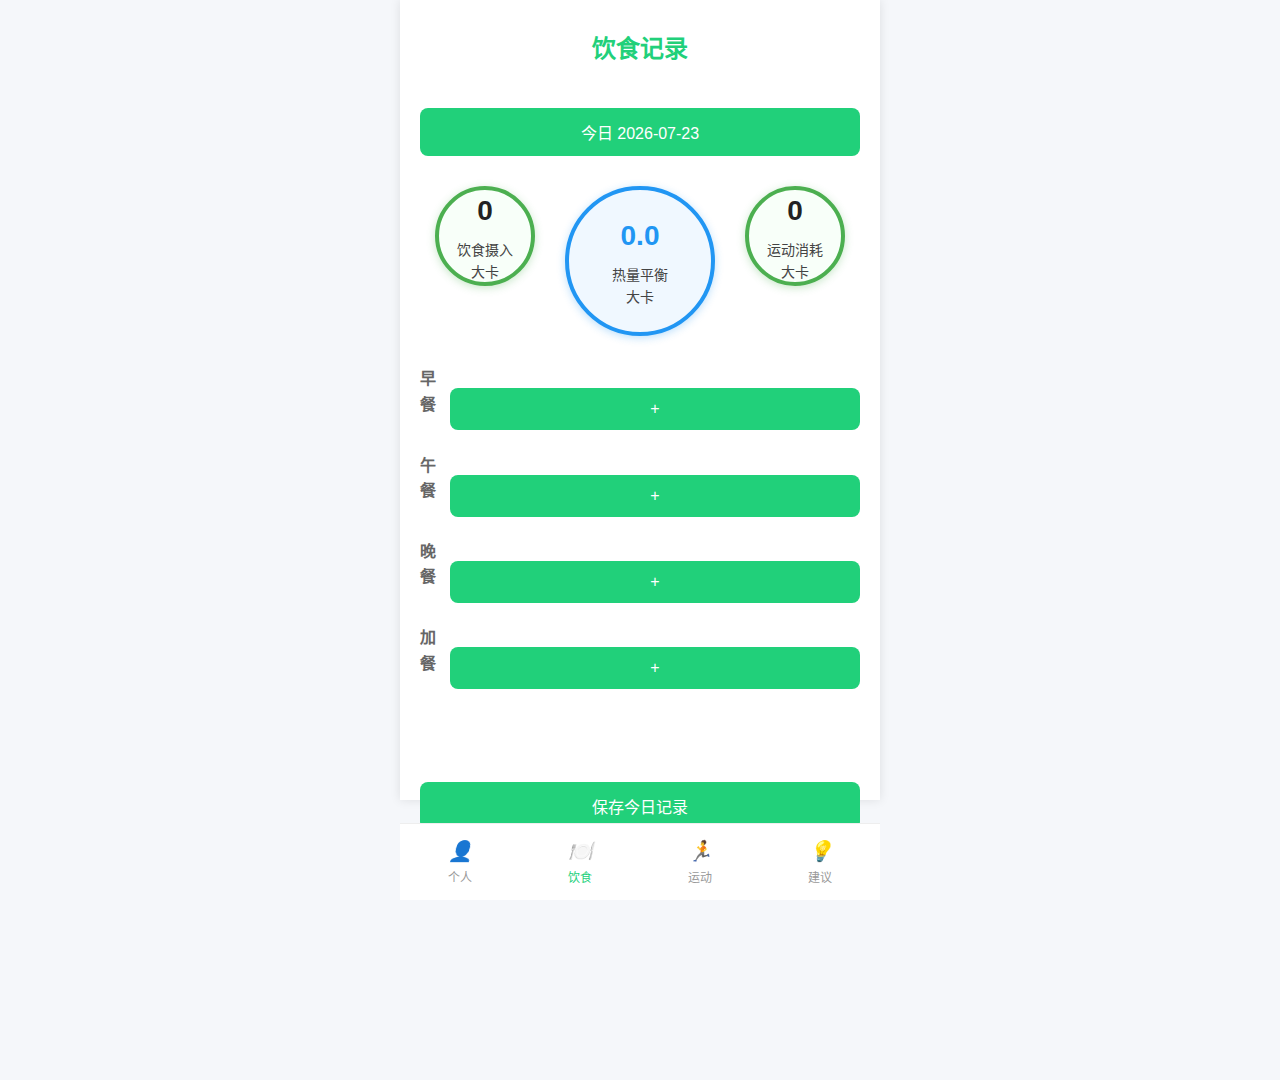
<file: diet.html>
<!DOCTYPE html>
<html lang="zh-CN">
<head>
    <meta charset="UTF-8">
    <meta name="viewport" content="width=device-width, initial-scale=1.0, maximum-scale=1.0, user-scalable=no">
    <title>饮食记录 - 健身管理APP</title>
    <link rel="stylesheet" href="css/style.css">
</head>
<body>
    <div class="container">
        <h1>饮食记录</h1>

        <!-- 日期选择 -->
        <div style="text-align: center; margin-bottom: 20px;">
            <button id="datePicker" class="btn btn-primary">今日 <span id="currentDate"></span></button>
        </div>

        <!-- 热量统计卡片 -->
        <div class="circle-cards">
            <div class="circle-card small">
                <div class="value" id="foodCalories">0.0</div>
                <div class="label">饮食摄入</div>
                <div class="label">大卡</div>
            </div>
            <div class="circle-card large calorie-gap-circle">
                <div class="value" id="calorieDeficit">0.0</div>
                <div class="label">热量缺口</div>
                <div class="label">大卡</div>
            </div>
            <div class="circle-card small">
                <div class="value" id="exerciseCalories">0.0</div>
                <div class="label">运动消耗</div>
                <div class="label">大卡</div>
            </div>
        </div>

        <!-- 食物分类 -->
        <div>
            <!-- 早餐 -->
            <div style="margin-bottom: 20px;">
                <div style="display: flex; justify-content: space-between; align-items: center; margin-bottom: 10px;">
                    <h3>早餐</h3>
                    <button class="btn btn-primary" onclick="openAddFoodModal('breakfast')">+</button>
                </div>
                <div id="breakfastList" class="item-list"></div>
            </div>

            <!-- 午餐 -->
            <div style="margin-bottom: 20px;">
                <div style="display: flex; justify-content: space-between; align-items: center; margin-bottom: 10px;">
                    <h3>午餐</h3>
                    <button class="btn btn-primary" onclick="openAddFoodModal('lunch')">+</button>
                </div>
                <div id="lunchList" class="item-list"></div>
            </div>

            <!-- 晚餐 -->
            <div style="margin-bottom: 20px;">
                <div style="display: flex; justify-content: space-between; align-items: center; margin-bottom: 10px;">
                    <h3>晚餐</h3>
                    <button class="btn btn-primary" onclick="openAddFoodModal('dinner')">+</button>
                </div>
                <div id="dinnerList" class="item-list"></div>
            </div>

            <!-- 加餐 -->
            <div style="margin-bottom: 80px;">
                <div style="display: flex; justify-content: space-between; align-items: center; margin-bottom: 10px;">
                    <h3>加餐</h3>
                    <button class="btn btn-primary" onclick="openAddFoodModal('snack')">+</button>
                </div>
                <div id="snackList" class="item-list"></div>
            </div>
        </div>

        <!-- 保存按钮 -->
        <div style="position: fixed; bottom: 70px; left: 0; right: 0; padding: 0 20px; max-width: 480px; margin: 0 auto;">
            <button class="btn btn-primary" onclick="saveDietRecord()">保存今日记录</button>
        </div>
    </div>

    <!-- 底部导航栏 -->
    <div class="nav">
        <button class="nav-btn" data-page="index">
            <i>👤</i>
            <span>个人</span>
        </button>
        <button class="nav-btn active" data-page="diet">
            <i>🍽️</i>
            <span>饮食</span>
        </button>
        <button class="nav-btn" data-page="exercise">
            <i>🏃</i>
            <span>运动</span>
        </button>
        <button class="nav-btn" data-page="advice">
            <i>💡</i>
            <span>建议</span>
        </button>
    </div>

    <!-- 日期选择弹窗 -->
        <div id="calendarModal" class="modal" style="display: none;">
            <div class="modal-content">
                <div class="modal-header">
                    <h3 class="modal-title">选择日期 <span class="modal-title-date"></span></h3>
                    <button class="btn-close" onclick="closeCalendarModal()">&times;</button>
                </div>
                <div id="calendarContainer" class="calendar"></div>
                <div style="display: flex; justify-content: flex-end; margin-top: 20px;">
                    <button class="btn btn-secondary" onclick="closeCalendarModal()">取消</button>
                    <button class="btn btn-primary" onclick="confirmDateSelection()" style="margin-left: 10px;">确认</button>
                </div>
            </div>
        </div>

    <!-- 食物添加弹窗 -->
    <div id="addFoodModal" class="modal" style="display: none;">
        <div class="modal-content">
            <div class="modal-header">
                <h3 class="modal-title">添加食物</h3>
                <button class="btn-close" onclick="closeAddFoodModal()">&times;</button>
            </div>
            <div>
                <div class="input-group">
                    <label for="foodSearch">搜索食物</label>
                    <input type="text" id="foodSearch" placeholder="输入食物名称">
                </div>
                <div id="foodSearchResults" class="item-list" style="max-height: 200px; overflow-y: auto;"></div>
                <div id="manualAddSection" style="display: none;">
                    <h3>手动添加食物</h3>
                    <div class="input-group">
                        <label for="manualFoodName">食物名称</label>
                        <input type="text" id="manualFoodName" placeholder="输入食物名称">
                    </div>
                    <div class="input-group">
                        <label for="manualFoodCategory">食物分类</label>
                        <select id="manualFoodCategory" disabled>
                            <option value="自定义" selected>自定义</option>
                        </select>
                    </div>
                    <div class="input-group">
                        <label for="manualFoodWeight">克数 (g)</label>
                        <input type="number" id="manualFoodWeight" placeholder="输入克数" min="0.1" step="0.1" value="100">
                    </div>
                    <div class="input-group">
                        <label for="manualFoodCalories">热量 (大卡/100g)</label>
                        <input type="number" id="manualFoodCalories" placeholder="输入热量" min="0" step="0.1">
                    </div>
                    <div class="checkbox-group">
                        <input type="checkbox" id="saveToDatabase" checked>
                        <label for="saveToDatabase">保存到数据库</label>
                    </div>
                </div>
                <button class="btn btn-primary" onclick="addManualFood()">添加手动食物</button>
            </div>
        </div>
    </div>

    <!-- 克数输入弹窗 -->
    <div id="weightInputModal" class="modal" style="display: none;">
        <div class="modal-content">
            <div class="modal-header">
                <h3 class="modal-title">输入克数</h3>
                <button class="btn-close" onclick="closeWeightInputModal()">&times;</button>
            </div>
            <div>
                <div class="input-group">
                    <label for="foodWeight">克数 (g)</label>
                    <input type="number" id="foodWeight" placeholder="输入克数" min="0.1" step="0.1">
                </div>
                <div style="text-align: center; margin: 15px 0;">
                    <div>热量：<span id="calculatedCalories">0.0</span> 大卡</div>
                </div>
                <button class="btn btn-primary" onclick="confirmFoodAddition()">确认添加</button>
            </div>
        </div>
    </div>

    <!-- 编辑自定义食物弹窗 -->
    <div id="editFoodModal" class="modal" style="display: none;">
        <div class="modal-content">
            <div class="modal-header">
                <h3 class="modal-title">编辑自定义食物</h3>
                <button class="btn-close" onclick="closeEditFoodModal()">&times;</button>
            </div>
            <div>
                <div class="input-group">
                    <label for="editFoodName">食物名称</label>
                    <input type="text" id="editFoodName" readonly>
                </div>
                <div class="input-group">
                    <label for="editFoodCalories">热量 (大卡/100g)</label>
                    <input type="number" id="editFoodCalories" placeholder="输入热量" min="0" step="0.1">
                </div>
                <div style="text-align: center; margin: 15px 0;">
                    <div>修改后，后续添加此食物将使用新的热量值</div>
                </div>
                <button class="btn btn-primary" onclick="confirmEditFood()">确认修改</button>
            </div>
        </div>
    </div>

    <script src="js/food-db.js"></script>
        <script src="js/common.js"></script>
        <script src="js/app.js"></script>
    <script>
        // 饮食记录页初始化
        let currentSelectedDate = new Date();
        let currentMealType = '';
        let selectedFood = null;
        let calendar = null;
        let foodModal = null;
        let weightModal = null;
        let calendarModal = null;

        // 页面加载完成后初始化
        document.addEventListener('DOMContentLoaded', function() {
            // 初始化日期显示
            updateDateDisplay();
            
            // 初始化日历
            calendarModal = new Modal(document.getElementById('calendarModal'));
            calendar = new Calendar(document.getElementById('calendarContainer'), {
                currentDate: currentSelectedDate,
                onDateSelect: function(date) {
                    // 更新当前选中日期
                    currentSelectedDate = date;
                    // 更新日期显示
                    updateDateDisplay();
                    // 加载对应日期的饮食记录
                    loadDietRecord();
                    // 更新热量统计
                    updateCalorieStatistics();
                }
            });
            
            // 监听月份切换按钮，确保切换月份后重新渲染高亮
        document.addEventListener('click', function(e) {
            if (e.target.id === 'prev-month' || e.target.id === 'next-month') {
                // 延迟执行确保日历DOM已重新渲染
                setTimeout(highlightSurplusDates, 100);
            }
        });
            
            // 初始化弹窗
            foodModal = new Modal(document.getElementById('addFoodModal'));
            weightModal = new Modal(document.getElementById('weightInputModal'));
            
            // 加载饮食记录
            loadDietRecord();
            
            // 更新热量统计
            updateCalorieStatistics();
            
            // 日期选择器点击事件
            document.getElementById('datePicker').addEventListener('click', function() {
            calendarModal.open();
            // 延迟执行确保日历DOM已渲染
            setTimeout(highlightSurplusDates, 100);
        });
            
            // 食物搜索事件 - 强制激活
            document.getElementById('foodSearch').addEventListener('input', function() {
                const keyword = this.value;
                if (keyword) {
                    // 直接遍历FOOD_DB全局数组，匹配名称含关键词的食物
                    const results = [];
                    const lowerKeyword = keyword.toLowerCase();
                    FOOD_DB.forEach(food => {
                        if (food.name.toLowerCase().includes(lowerKeyword)) {
                            results.push({
                                id: `${food.category.toLowerCase()}_${Date.now()}_${Math.random().toString(36).substr(2, 9)}`,
                                name: food.name,
                                calories: food.calorie,
                                category: food.category
                            });
                        }
                    });
                    displayFoodSearchResults(results);
                } else {
                    document.getElementById('foodSearchResults').innerHTML = '';
                    document.getElementById('manualAddSection').style.display = 'none';
                }
            });
            
            // 手动添加食物按钮点击事件 - 强制激活
            const manualAddBtn = document.querySelector('[onclick="addManualFood()"]');
            manualAddBtn.className = 'btn btn-primary';
            manualAddBtn.innerHTML = '手动添加食物';
            manualAddBtn.addEventListener('click', function() {
                // 切换手动添加表单显示状态
                const manualSection = document.getElementById('manualAddSection');
                manualSection.style.display = manualSection.style.display === 'none' ? 'block' : 'none';
            });
            
            // 克数输入事件
            document.getElementById('foodWeight').addEventListener('input', function() {
                if (selectedFood && this.value) {
                    const weight = parseFloat(this.value);
                    const calories = (weight / 100) * selectedFood.calories;
                    document.getElementById('calculatedCalories').textContent = Utils.toFixedOne(calories);
                }
            });
        });

        // 更新日期显示
        function updateDateDisplay() {
            document.getElementById('currentDate').textContent = Utils.formatDate(currentSelectedDate);
        }

        // 打开日期选择弹窗
        function openCalendarModal() {
            calendarModal.open();
        }

        // 关闭日期选择弹窗
        function closeCalendarModal() {
            calendarModal.close();
        }

        // 确认日期选择
        function confirmDateSelection() {
            const selectedDate = calendar.getSelectedDate();
            if (selectedDate) {
                currentSelectedDate = selectedDate;
                updateDateDisplay();
                loadDietRecord();
                updateCalorieStatistics();
                calendarModal.close();
            }
        }

        // 打开食物添加弹窗
        function openAddFoodModal(mealType) {
            currentMealType = mealType;
            // 重置搜索框和结果
            document.getElementById('foodSearch').value = '';
            document.getElementById('foodSearchResults').innerHTML = '';
            document.getElementById('manualAddSection').style.display = 'none';
            foodModal.open();
        }

        // 关闭食物添加弹窗
        function closeAddFoodModal() {
            foodModal.close();
        }

        // 显示食物搜索结果 - 强制激活
        function displayFoodSearchResults(results) {
            const resultsContainer = document.getElementById('foodSearchResults');
            resultsContainer.innerHTML = '';
            
            if (results.length > 0) {
                results.forEach(food => {
                    const li = document.createElement('li');
                    li.className = 'search-result-item';
                    li.style.cssText = 'padding: 10px; border-bottom: 1px solid #eee; cursor: pointer; display: flex; justify-content: space-between; align-items: center;';
                    li.innerHTML = `
                        <span>${food.name} (${food.calories}大卡/100g)</span>
                    `;
                    li.onclick = function() {
                        selectFood(food);
                    };
                    resultsContainer.appendChild(li);
                });
                document.getElementById('manualAddSection').style.display = 'none';
            } else {
                resultsContainer.innerHTML = '<div style="text-align: center; color: #999; padding: 10px;">未找到匹配的食物</div>';
                // 搜索无结果时，自动显示手动添加按钮
                document.getElementById('manualAddSection').style.display = 'block';
            }
        }

        // 选择食物
        function selectFood(food) {
            selectedFood = food;
            document.getElementById('foodWeight').value = '';
            document.getElementById('calculatedCalories').textContent = '0.0';
            closeAddFoodModal();
            weightModal.open();
        }

        // 关闭克数输入弹窗
        function closeWeightInputModal() {
            weightModal.close();
        }

        // 确认添加食物
        function confirmFoodAddition() {
            const weight = parseFloat(document.getElementById('foodWeight').value);
            if (selectedFood && weight && weight > 0) {
                const calories = (weight / 100) * selectedFood.calories;
                const foodRecord = {
                    id: Date.now().toString(),
                    name: selectedFood.name,
                    weight: weight,
                    quantity: weight / 100, // 转换为以100g为单位的分量
                    calories: Utils.toFixedOne(calories),
                    mealType: currentMealType
                };
                
                // 添加到饮食记录
                const record = DataManager.getDietRecord(currentSelectedDate);
                record.foods.push(foodRecord);
                DataManager.saveDietRecord(currentSelectedDate, record);
                
                // 计算并更新todayDietIntake到localStorage
                const todayDietIntake = DataManager.calculateDailyFoodCalories(currentSelectedDate);
                localStorage.setItem('todayDietIntake', todayDietIntake);
                
                // 更新显示
                loadDietRecord();
                updateCalorieStatistics();
                calculateCalorieBalance();
                
                // 关闭弹窗
                weightModal.close();
                selectedFood = null;
                
                // 触发智能建议刷新
                localStorage.setItem('adviceRefreshNeeded', 'true');
            } else {
                alert('请输入有效的克数');
            }
        }

        // 编辑自定义食物
        let currentEditFoodName = '';
        
        function editCustomFood(foodName) {
            currentEditFoodName = foodName;
            
            // 查找该食物在数据库中的信息
            const targetFood = FOOD_DB.find(item => item.name === foodName && item.category === '自定义');
            if (targetFood) {
                // 显示编辑弹窗
                document.getElementById('editFoodName').value = foodName;
                document.getElementById('editFoodCalories').value = targetFood.calorie;
                document.getElementById('editFoodModal').style.display = 'block';
            }
        }
        
        function closeEditFoodModal() {
            document.getElementById('editFoodModal').style.display = 'none';
            currentEditFoodName = '';
        }
        
        function confirmEditFood() {
        const newCalorie = parseFloat(document.getElementById('editFoodCalories').value);
        
        if (isNaN(newCalorie) || newCalorie < 0) {
            alert('请填写有效的热量值');
            return;
        }
        
        // 调用全局函数修改数据库中的食物
        editFoodInDB(currentEditFoodName, newCalorie);
        
        // 更新当前记录中使用该食物的条目
        const record = DataManager.getDietRecord(currentSelectedDate);
        record.foods.forEach(food => {
            if (food.name === currentEditFoodName && (food.isCustom || food.category === '自定义')) {
                // 重新计算热量：(新的每100g热量/100)*克数
                food.calories = Utils.toFixedOne((newCalorie / 100) * food.weight);
            }
        });
        DataManager.saveDietRecord(currentSelectedDate, record);
        
        // 计算并更新todayDietIntake到localStorage
        const todayDietIntake = DataManager.calculateDailyFoodCalories(currentSelectedDate);
        localStorage.setItem('todayDietIntake', todayDietIntake);
        
        // 更新显示
        loadDietRecord();
        updateCalorieStatistics();
        calculateCalorieBalance();
        
        // 触发智能建议刷新
        localStorage.setItem('adviceRefreshNeeded', 'true');
        
        // 关闭弹窗
        closeEditFoodModal();
        
        alert('食物热量已更新');
    }
        
        // 添加手动食物 - 强制激活
        function addManualFood() {
            const manualSection = document.getElementById('manualAddSection');
            
            // 如果手动添加表单已经显示，则处理添加逻辑
            if (manualSection.style.display === 'block') {
                const name = document.getElementById('manualFoodName').value;
                const weight = parseFloat(document.getElementById('manualFoodWeight').value) || 100;
                const caloriesPer100g = parseFloat(document.getElementById('manualFoodCalories').value);
                const saveToDatabase = document.getElementById('saveToDatabase').checked;
                
                // 必填项校验
                if (!name.trim()) {
                    alert('请填写食物名称');
                    return;
                }
                if (isNaN(weight) || weight <= 0) {
                    alert('请填写有效的克数');
                    return;
                }
                if (isNaN(caloriesPer100g) || caloriesPer100g < 0) {
                    alert('请填写有效的热量值');
                    return;
                }
                
                // 计算热量：(每100g热量/100)*克数
                const calories = (caloriesPer100g / 100) * weight;
                const foodRecord = {
                    id: Date.now().toString(),
                    name: name,
                    weight: weight,
                    quantity: weight / 100, // 转换为以100g为单位的分量
                    calories: Utils.toFixedOne(calories),
                    mealType: currentMealType,
                    category: '自定义',
                    isCustom: true
                };
                
                // 如果勾选了保存到数据库
                if (saveToDatabase) {
                    // 检查是否已存在同名的自定义食物
                    const existingFood = FOOD_DB.find(item => item.name === name && item.category === '自定义');
                    if (!existingFood) {
                        // 调用全局函数添加到数据库
                        addFoodToDB({
                            name: name,
                            category: '自定义',
                            calorie: caloriesPer100g
                        });
                    }
                }
                
                // 添加到饮食记录
                const record = DataManager.getDietRecord(currentSelectedDate);
                record.foods.push(foodRecord);
                DataManager.saveDietRecord(currentSelectedDate, record);
                
                // 计算并更新todayDietIntake到localStorage
                const todayDietIntake = DataManager.calculateDailyFoodCalories(currentSelectedDate);
                localStorage.setItem('todayDietIntake', todayDietIntake);
                
                // 更新显示
                loadDietRecord();
                updateCalorieStatistics();
                calculateCalorieBalance();
                
                // 触发智能建议刷新
                localStorage.setItem('adviceRefreshNeeded', 'true');
                
                // 关闭弹窗
                foodModal.close();
                
                // 重置手动添加表单
                document.getElementById('manualFoodName').value = '';
                document.getElementById('manualFoodWeight').value = '100';
                document.getElementById('manualFoodCalories').value = '';
                document.getElementById('saveToDatabase').checked = true;
                manualSection.style.display = 'none';
            } else {
                // 否则显示手动添加表单
                manualSection.style.display = 'block';
            }
        }

        // 加载饮食记录
        function loadDietRecord() {
            const record = DataManager.getDietRecord(currentSelectedDate);
            
            // 清空所有餐食列表
            ['breakfast', 'lunch', 'dinner', 'snack'].forEach(mealType => {
                document.getElementById(`${mealType}List`).innerHTML = '';
            });
            
            // 按餐食类型显示食物
            record.foods.forEach(food => {
                const list = document.getElementById(`${food.mealType}List`);
                const foodItem = document.createElement('div');
                foodItem.className = 'item';
                foodItem.dataset.id = food.id;
                
                // 检查是否为自定义食物
                const isCustomFood = food.isCustom || food.category === '自定义';
                
                foodItem.innerHTML = `
                    <div>
                        <div class="name">${food.name}</div>
                        <div style="font-size: 12px; color: #999;">${food.weight}g</div>
                        ${isCustomFood ? '<div style="font-size: 12px; color: #5cb85c;">[自定义]</div>' : ''}
                    </div>
                    <div style="text-align: right;">
                        <div class="calories">${food.calories} 大卡</div>
                        ${isCustomFood ? `<button class="btn-edit" onclick="editCustomFood('${food.name}')">编辑</button>` : ''}
                        <button class="btn-delete" onclick="deleteFood('${food.id}')">&times;</button>
                    </div>
                `;
                list.appendChild(foodItem);
            });
        }

        // 删除食物
        function deleteFood(foodId) {
            const record = DataManager.getDietRecord(currentSelectedDate);
            record.foods = record.foods.filter(food => food.id !== foodId);
            DataManager.saveDietRecord(currentSelectedDate, record);
            
            // 计算并更新todayDietIntake到localStorage
            const todayDietIntake = DataManager.calculateDailyFoodCalories(currentSelectedDate);
            localStorage.setItem('todayDietIntake', todayDietIntake);
            
            loadDietRecord();
            updateCalorieStatistics();
            calculateCalorieBalance();
            
            // 触发智能建议刷新
            localStorage.setItem('adviceRefreshNeeded', 'true');
        }

        // 更新热量统计
        function updateCalorieStatistics() {
            const userInfo = DataManager.getUserInfo();
            const foodCalories = DataManager.calculateDailyFoodCalories(currentSelectedDate);
            const exerciseCalories = DataManager.calculateDailyExerciseCalories(currentSelectedDate);
            
            // 更新显示
            document.getElementById('foodCalories').textContent = Utils.toFixedOne(foodCalories);
            document.getElementById('exerciseCalories').textContent = Utils.toFixedOne(exerciseCalories);
            
            // 更新localStorage中的值
            localStorage.setItem('todayDietIntake', foodCalories);
            localStorage.setItem('todayExerciseCalorie', exerciseCalories);
            if (userInfo && userInfo.tdee) {
                localStorage.setItem('userTDEE', userInfo.tdee);
            }
        }

        // 保存饮食记录
        function saveDietRecord() {
            alert('今日饮食记录已保存！');
            // 保存后重新渲染日历高亮
            highlightSurplusDates();
            // 通知智能建议页面刷新
            localStorage.setItem('adviceRefreshNeeded', 'true');
        }
    </script>
</body>
</html>
</file>
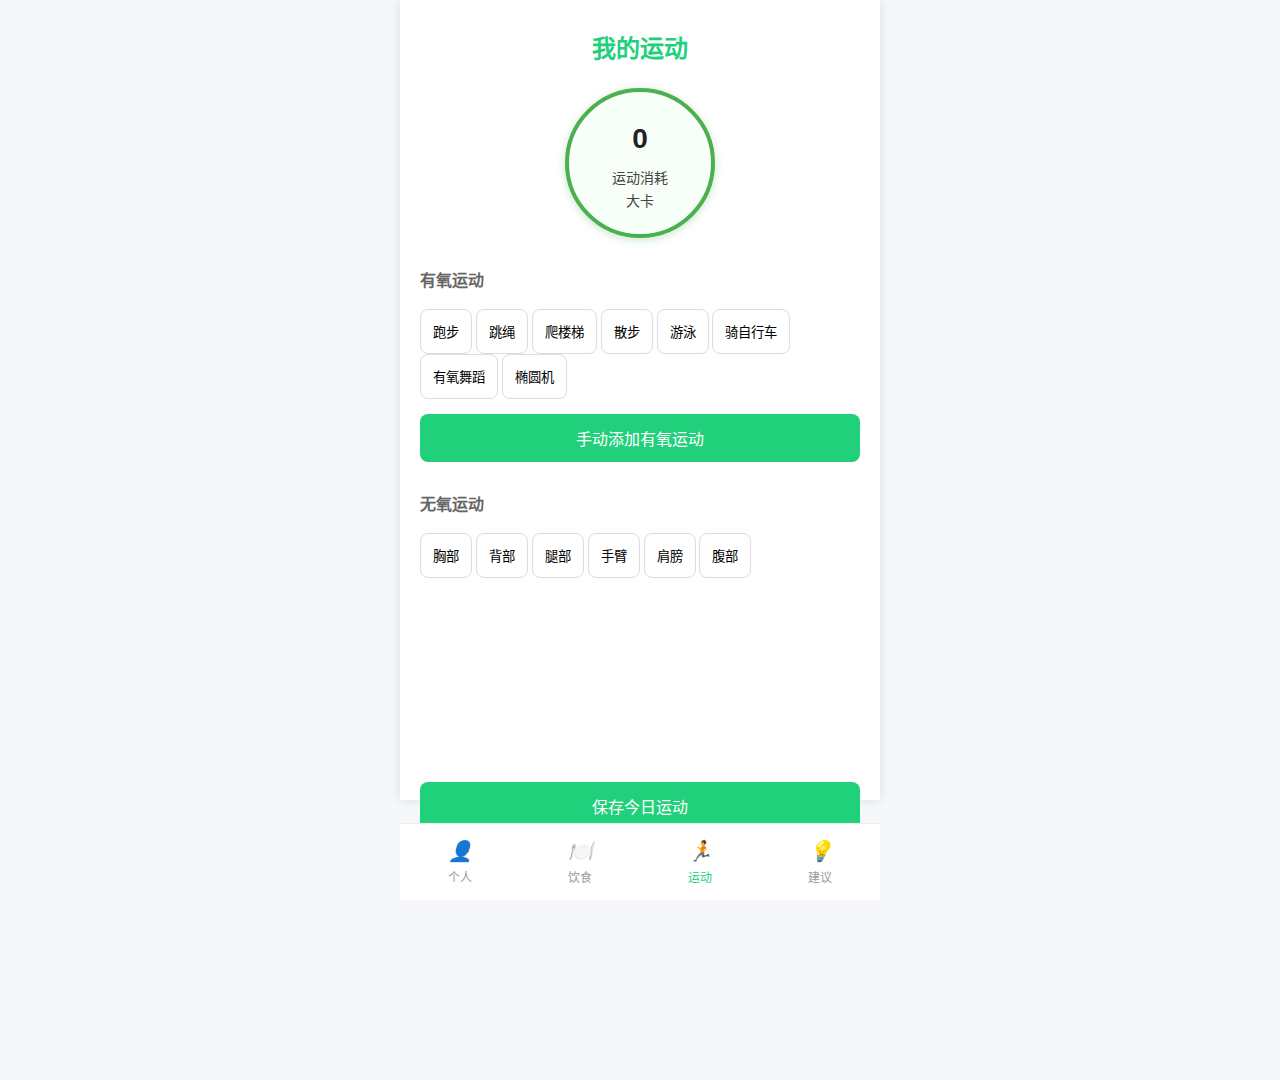
<file: exercise.html>
<!DOCTYPE html>
<html lang="zh-CN">
<head>
    <meta charset="UTF-8">
    <meta name="viewport" content="width=device-width, initial-scale=1.0, maximum-scale=1.0, user-scalable=no">
    <title>我的运动 - 健身管理APP</title>
    <link rel="stylesheet" href="css/style.css">
</head>
<body>
    <div class="container">
        <h1>我的运动</h1>

        <!-- 今日运动总消耗 -->
        <div style="text-align: center; margin-bottom: 30px;">
            <div class="circle-card large" style="display: inline-block;">
                <div class="value" id="totalExerciseCalories">0.0</div>
                <div class="label">运动消耗</div>
                <div class="label">大卡</div>
            </div>
        </div>

        <!-- 有氧运动区 -->
        <div style="margin-bottom: 30px;">
            <h3>有氧运动</h3>
            <div class="exercise-grid">
                <button class="exercise-btn aerobic-btn" onclick="openDurationInput('跑步', 8.0, 'aerobic')">跑步</button>
                <button class="exercise-btn aerobic-btn" onclick="openDurationInput('跳绳', 10.0, 'aerobic')">跳绳</button>
                <button class="exercise-btn aerobic-btn" onclick="openDurationInput('爬楼梯', 7.5, 'aerobic')">爬楼梯</button>
                <button class="exercise-btn aerobic-btn" onclick="openDurationInput('散步', 3.5, 'aerobic')">散步</button>
                <button class="exercise-btn aerobic-btn" onclick="openDurationInput('游泳', 7.0, 'aerobic')">游泳</button>
                <button class="exercise-btn aerobic-btn" onclick="openDurationInput('骑自行车', 6.8, 'aerobic')">骑自行车</button>
                <button class="exercise-btn aerobic-btn" onclick="openDurationInput('有氧舞蹈', 6.0, 'aerobic')">有氧舞蹈</button>
                <button class="exercise-btn aerobic-btn" onclick="openDurationInput('椭圆机', 5.5, 'aerobic')">椭圆机</button>
            </div>
            <button class="btn btn-primary" onclick="openManualAerobicModal()" style="margin-top: 15px; width: 100%;">手动添加有氧运动</button>
            <div id="aerobicExerciseList" class="item-list aerobic-exercise-list" style="margin-top: 20px;"></div>
        </div>

        <!-- 无氧运动区 -->
        <div style="margin-bottom: 80px;">
            <h3>无氧运动</h3>
            <div class="exercise-grid">
                <button class="exercise-btn anaerobic-btn" onclick="openDurationInput('胸部', 6.0, 'anaerobic')">胸部</button>
                <button class="exercise-btn anaerobic-btn" onclick="openDurationInput('背部', 5.5, 'anaerobic')">背部</button>
                <button class="exercise-btn anaerobic-btn" onclick="openDurationInput('腿部', 7.0, 'anaerobic')">腿部</button>
                <button class="exercise-btn anaerobic-btn" onclick="openDurationInput('手臂', 4.5, 'anaerobic')">手臂</button>
                <button class="exercise-btn anaerobic-btn" onclick="openDurationInput('肩膀', 5.0, 'anaerobic')">肩膀</button>
                <button class="exercise-btn anaerobic-btn" onclick="openDurationInput('腹部', 4.0, 'anaerobic')">腹部</button>
            </div>
            <div id="anaerobicExerciseList" class="item-list anaerobic-exercise-list" style="margin-top: 20px;"></div>
        </div>

        <!-- 保存按钮 -->
        <div style="position: fixed; bottom: 70px; left: 0; right: 0; padding: 0 20px; max-width: 480px; margin: 0 auto;">
            <button class="btn btn-primary" onclick="saveExerciseRecord()">保存今日运动</button>
        </div>
    </div>

    <!-- 底部导航栏 -->
    <div class="nav">
        <button class="nav-btn" data-page="index">
            <i>👤</i>
            <span>个人</span>
        </button>
        <button class="nav-btn" data-page="diet">
            <i>🍽️</i>
            <span>饮食</span>
        </button>
        <button class="nav-btn active" data-page="exercise">
            <i>🏃</i>
            <span>运动</span>
        </button>
        <button class="nav-btn" data-page="advice">
            <i>💡</i>
            <span>建议</span>
        </button>
    </div>

    <!-- 时长输入弹窗 -->
    <div id="durationInputModal" class="modal" style="display: none;">
        <div class="modal-content">
            <div class="modal-header">
                <h3 class="modal-title">输入时长</h3>
                <button class="btn-close" onclick="closeDurationInputModal()">&times;</button>
            </div>
            <div>
                <div class="input-group">
                    <label for="exerciseDuration">时长 (分钟)</label>
                    <input type="number" id="exerciseDuration" placeholder="输入时长" min="1" step="1">
                </div>
                <div style="text-align: center; margin: 15px 0;">
                    <div>热量消耗：<span id="calculatedExerciseCalories">0.0</span> 大卡</div>
                </div>
                <button class="btn btn-primary" onclick="confirmExerciseAddition()">确认添加</button>
            </div>
        </div>
    </div>

    <!-- 手动添加有氧运动弹窗 -->
    <div id="manualAerobicModal" class="modal" style="display: none;">
        <div class="modal-content">
            <div class="modal-header">
                <h3 class="modal-title">手动添加有氧运动</h3>
                <button class="btn-close" onclick="closeManualAerobicModal()">&times;</button>
            </div>
            <div>
                <div class="input-group">
                    <label for="manualExerciseName">运动名称</label>
                    <input type="text" id="manualExerciseName" placeholder="输入运动名称">
                </div>
                <div class="input-group">
                    <label for="manualExerciseDuration">时长 (分钟)</label>
                    <input type="number" id="manualExerciseDuration" placeholder="输入时长" min="1" step="1">
                </div>
                <div class="input-group">
                    <label for="manualExerciseCalories">热量消耗 (大卡)</label>
                    <input type="number" id="manualExerciseCalories" placeholder="输入热量" min="0" step="0.1">
                </div>
                <button class="btn btn-primary" onclick="addManualAerobicExercise()">确认添加</button>
            </div>
        </div>
    </div>

    <script src="js/common.js"></script>
    <script src="js/app.js"></script>
    <script>
        // 运动记录页初始化
        let currentExercise = null;
        let durationModal = null;
        let manualAerobicModal = null;
        let currentDate = new Date();

        // 页面加载完成后初始化
        document.addEventListener('DOMContentLoaded', function() {
            // 初始化弹窗
            durationModal = new Modal(document.getElementById('durationInputModal'));
            manualAerobicModal = new Modal(document.getElementById('manualAerobicModal'));
            
            // 加载运动记录
            loadExerciseRecord();
            
            // 更新总消耗
            updateTotalExerciseCalories();
            
            // 时长输入事件
            document.getElementById('exerciseDuration').addEventListener('input', function() {
                if (currentExercise && this.value) {
                    const duration = parseFloat(this.value);
                    const calories = calculateExerciseCalories(currentExercise.name, currentExercise.met, duration);
                    document.getElementById('calculatedExerciseCalories').textContent = Utils.toFixedOne(calories);
                }
            });
            
            // 记录最近点击的运动名称
            let lastClickedSport = '';
            
            // 为上方每个运动按钮绑定点击事件，自动传递运动名称
            document.querySelectorAll('.exercise-btn').forEach(btn => {
                btn.addEventListener('click', function() {
                    // 获取按钮对应的运动名称（如“跑步”“跳绳”）
                    const sportName = this.textContent.trim();
                    lastClickedSport = sportName;
                    
                    // 替换历史“未知运动”记录
                    const unknownRecords = document.querySelectorAll('.exercise-name');
                    const record = DataManager.getExerciseRecord(currentDate);
                    let updated = false;
                    
                    unknownRecords.forEach((span, index) => {
                        if (span.textContent === '未知运动' && record.exercises[index]) {
                            span.textContent = lastClickedSport;
                            // 同步更新DataManager中的数据
                            record.exercises[index].name = lastClickedSport;
                            updated = true;
                        }
                    });
                    
                    // 如果有更新，保存并重新加载
                    if (updated) {
                        DataManager.saveExerciseRecord(currentDate, record);
                        loadExerciseRecord();
                    }
                });
            });
        });

        // 计算运动热量消耗
        function calculateExerciseCalories(name, met, durationMinutes) {
            const userInfo = DataManager.getUserInfo();
            if (!userInfo || !userInfo.weight) {
                alert('请先在个人信息页填写体重！');
                return 0;
            }
            
            const weight = userInfo.weight;
            const durationHours = durationMinutes / 60;
            const calories = met * weight * durationHours;
            return calories;
        }

        // 打开时长输入弹窗
        function openDurationInput(exerciseName, met, type) {
            currentExercise = { name: exerciseName, met, type };
            document.getElementById('exerciseDuration').value = '';
            document.getElementById('calculatedExerciseCalories').textContent = '0.0';
            // 更新弹窗标题，显示当前运动名称
            const modalTitle = document.querySelector('.modal-title');
            if (modalTitle) {
                modalTitle.textContent = `输入${exerciseName}时长`;
            }
            durationModal.open();
        }

        // 关闭时长输入弹窗
        function closeDurationInputModal() {
            durationModal.close();
        }

        // 确认添加运动
        function confirmExerciseAddition() {
            const duration = parseInt(document.getElementById('exerciseDuration').value);
            if (currentExercise && duration && duration > 0) {
                const sportName = currentExercise.name;
                const exerciseType = currentExercise.type || 'aerobic';
                
                const calories = calculateExerciseCalories(sportName, currentExercise.met, duration);
                const exerciseRecord = {
                    id: Date.now().toString(),
                    name: sportName,
                    duration: duration,
                    calories: Utils.toFixedOne(calories),
                    type: exerciseType
                };
                
                // 添加到运动记录
                const record = DataManager.getExerciseRecord(currentDate);
                record.exercises.push(exerciseRecord);
                DataManager.saveExerciseRecord(currentDate, record);
                
                // 更新显示
                loadExerciseRecord();
                updateTotalExerciseCalories();
                
                // 关闭弹窗
                durationModal.close();
                currentExercise = null;
            } else {
                alert('请输入有效的时长');
            }
        }

        // 打开手动添加有氧运动弹窗
        function openManualAerobicModal() {
            // 重置表单
            document.getElementById('manualExerciseName').value = '';
            document.getElementById('manualExerciseDuration').value = '';
            document.getElementById('manualExerciseCalories').value = '';
            manualAerobicModal.open();
        }

        // 关闭手动添加有氧运动弹窗
        function closeManualAerobicModal() {
            manualAerobicModal.close();
        }

        // 添加手动有氧运动
        function addManualAerobicExercise() {
            const name = document.getElementById('manualExerciseName').value;
            const duration = parseInt(document.getElementById('manualExerciseDuration').value);
            const calories = parseFloat(document.getElementById('manualExerciseCalories').value);
            
            if (name && duration && duration > 0 && calories !== undefined && calories >= 0) {
                const exerciseRecord = {
                    id: Date.now().toString(),
                    name: name,
                    duration: duration,
                    calories: Utils.toFixedOne(calories),
                    type: 'aerobic'
                };
                
                // 添加到运动记录
                const record = DataManager.getExerciseRecord(currentDate);
                record.exercises.push(exerciseRecord);
                DataManager.saveExerciseRecord(currentDate, record);
                
                // 更新显示
                loadExerciseRecord();
                updateTotalExerciseCalories();
                
                // 触发智能建议刷新
                localStorage.setItem('adviceRefreshNeeded', 'true');
                
                // 关闭弹窗
                manualAerobicModal.close();
            } else {
                alert('请填写完整的运动信息，运动名称不能为空');
            }
        }

        // 加载运动记录
        function loadExerciseRecord() {
            const record = DataManager.getExerciseRecord(currentDate);
            const aerobicList = document.getElementById('aerobicExerciseList');
            const anaerobicList = document.getElementById('anaerobicExerciseList');
            
            // 清空列表
            aerobicList.innerHTML = '';
            anaerobicList.innerHTML = '';
            
            // 显示运动记录
            record.exercises.forEach(exercise => {
                // 根据运动类型选择对应的列表
                const list = exercise.type === 'anaerobic' ? anaerobicList : aerobicList;
                const exerciseItem = document.createElement('div');
                exerciseItem.className = 'exercise-record';
                exerciseItem.dataset.id = exercise.id;
                // 确保运动名称存在，默认使用"未知运动"
                const sportName = exercise.name || '未知运动';
                exerciseItem.innerHTML = `
                    <span class="exercise-name">${sportName}</span>
                    <span class="exercise-time">${exercise.duration}分钟</span>
                    <span class="exercise-calorie">${exercise.calories}大卡</span>
                    <button class="delete-btn" onclick="deleteExercise('${exercise.id}')">×</button>
                `;
                list.appendChild(exerciseItem);
            });
        }

        // 删除运动
        function deleteExercise(exerciseId) {
            const record = DataManager.getExerciseRecord(currentDate);
            record.exercises = record.exercises.filter(exercise => exercise.id !== exerciseId);
            DataManager.saveExerciseRecord(currentDate, record);
            loadExerciseRecord();
            updateTotalExerciseCalories();
            
            // 触发智能建议刷新
            localStorage.setItem('adviceRefreshNeeded', 'true');
        }

        // 更新总运动消耗
        function updateTotalExerciseCalories() {
            const totalCalories = DataManager.calculateDailyExerciseCalories(currentDate);
            document.getElementById('totalExerciseCalories').textContent = Utils.toFixedOne(totalCalories);
            // 将运动消耗更新到localStorage
            localStorage.setItem('todayExerciseCalorie', totalCalories);
        }

        // 保存运动记录
        function saveExerciseRecord() {
            alert('今日运动记录已保存！');
        }
    </script>
</body>
</html>
</file>
<file: css/style.css>
/* 全局样式重置 */
* {
    margin: 0;
    padding: 0;
    box-sizing: border-box;
}

body {
    font-family: -apple-system, BlinkMacSystemFont, 'Segoe UI', Roboto, Oxygen, Ubuntu, Cantarell, 'Open Sans', 'Helvetica Neue', sans-serif;
    background-color: #f5f7fa;
    color: #333;
    line-height: 1.6;
    font-size: 14px;
    /* 【可滚动区域扩展】优化页面滚动规则 */
    overflow-x: hidden; /* 禁止横向滚动 */
    overflow-y: auto; /* 强制启用垂直滚动 */
    min-height: 120vh; /* 最小高度设置为屏幕高度的120% */
    padding-bottom: 50px; /* 底部预留至少50px空白区域 */
}

/* 容器样式 */
.container {
    max-width: 480px;
    margin: 0 auto;
    padding: 20px;
    min-height: 800px; /* 固定最小高度800px以上，适配手机/平板 */
    background-color: #fff;
    box-shadow: 0 0 10px rgba(0,0,0,0.1);
}

/* 标题样式 */
h1, h2, h3 {
    color: #333;
    margin-bottom: 20px;
}

h1 {
    font-size: 24px;
    text-align: center;
    color: #21d07a;
    margin-top: 10px;
}

h2 {
    font-size: 18px;
    margin-top: 30px;
    padding-bottom: 10px;
    border-bottom: 1px solid #eee;
}

h3 {
    font-size: 16px;
    color: #666;
    margin-bottom: 15px;
}

/* 智能分析模块样式 */
.smart-analysis {
    background-color: #f0f8ff;
    border: 1px solid #e0f0ff;
    border-radius: 8px;
    padding: 15px;
    margin-bottom: 20px;
    box-shadow: 0 2px 4px rgba(0,0,0,0.05);
}

.smart-analysis p {
    margin-bottom: 10px;
    line-height: 1.5;
}

.smart-analysis p:last-child {
    margin-bottom: 0;
}

/* 评分模块样式 */
.score-label {
    background-color: #E8F4FD;
    color: #2196F3;
    font-weight: bold;
    padding: 2px 4px;
    border-radius: 2px;
}

.score-number {
    color: #FF9800;
    font-weight: bold;
    font-size: 1.1em;
    margin-left: 5px;
}

/* 灰色斜体文本 */
.gray-text {
    color: #666;
    font-style: italic;
}

/* 板块标题样式 */
.section-title {
    color: #2196F3;
    font-weight: bold;
    border-left: 3px solid #2196F3;
    padding-left: 4px;
    margin-bottom: 10px;
}

/* 数据类重点内容 */
.data-highlight {
    color: #FF9800;
    font-weight: bold;
}

/* 关联说明 */
.related-note {
    color: #666;
    font-size: 0.9em;
    margin-left: 5px;
}

/* 表单元素样式 */
.input-group {
    margin-bottom: 20px;
}

label {
    display: block;
    margin-bottom: 5px;
    color: #666;
    font-weight: 500;
}

input[type="text"],
input[type="number"],
input[type="date"],
select {
    width: 100%;
    padding: 12px;
    border: 1px solid #ddd;
    border-radius: 8px;
    font-size: 16px;
    outline: none;
    transition: border-color 0.3s;
}

input[type="text"]:focus,
input[type="number"]:focus,
input[type="date"]:focus,
select:focus {
    border-color: #21d07a;
}

/* 单选按钮样式 */
.radio-group {
    display: flex;
    gap: 20px;
    margin-bottom: 20px;
}

.radio-item {
    display: flex;
    align-items: center;
    gap: 5px;
}

input[type="radio"] {
    accent-color: #21d07a;
}

/* 按钮样式 */
.btn {
    padding: 12px 20px;
    border: none;
    border-radius: 8px;
    font-size: 16px;
    font-weight: 500;
    cursor: pointer;
    transition: all 0.3s;
    outline: none;
}

.btn-primary {
    background-color: #21d07a;
    color: white;
    width: 100%;
    margin-top: 20px;
}

.btn-primary:hover {
    background-color: #1aa762;
}

.btn-secondary {
    background-color: #f5f7fa;
    color: #666;
    border: 1px solid #ddd;
}

.btn-secondary:hover {
    background-color: #e9ecef;
}

.btn-small {
    padding: 8px 12px;
    font-size: 14px;
}

/* 卡片样式 */
.card {
    background-color: white;
    border-radius: 12px;
    padding: 20px;
    box-shadow: 0 2px 10px rgba(0,0,0,0.05);
    margin-bottom: 20px;
}

/* 圆形卡片布局 */
.circle-cards {
    display: flex;
    justify-content: space-between;
    margin: 30px 0;
}

.circle-card {
    border-radius: 50%;
    border: 4px solid #4CAF50;
    background: #f8fff9;
    display: flex;
    flex-direction: column;
    align-items: center;
    justify-content: center;
    text-align: center;
    box-shadow: 0 2px 8px rgba(76, 175, 80, 0.3);
    margin: 0 15px;
}

.circle-card.small {
    width: 100px;
    height: 100px;
    padding: 15px;
}

.circle-card.medium {
    width: 120px;
    height: 120px;
    padding: 20px;
}

.circle-card.large {
    width: 150px;
    height: 150px;
    padding: 25px;
}

.circle-card .value {
    font-size: 28px;
    font-weight: 700;
    color: #222;
    margin-bottom: 5px;
}

.circle-card .label {
    font-size: 14px;
    color: #444;
}

/* 热量缺口圆环样式 */
.circle-card.calorie-gap-circle {
    border-color: #2196F3;
    background: #f0f8ff;
    box-shadow: 0 2px 8px rgba(33, 150, 243, 0.3);
}

.circle-card.calorie-gap-circle .value {
    color: #2196F3;
}

/* 饮食和运动项目列表 */
.item-list {
    margin: 20px 0;
}

.item {
    display: flex;
    justify-content: space-between;
    align-items: center;
    padding: 15px;
    background-color: white;
    border-radius: 8px;
    box-shadow: 0 1px 5px rgba(0,0,0,0.05);
    margin-bottom: 10px;
}

.item .name {
    font-weight: 500;
}

.item .calories {
    color: #21d07a;
    font-weight: bold;
}

.item .btn-delete {
    background-color: #ff4d4f;
    color: white;
    border: none;
    border-radius: 50%;
    width: 30px;
    height: 30px;
    font-size: 16px;
    cursor: pointer;
    display: flex;
    align-items: center;
    justify-content: center;
}

/* 运动记录项样式：增强对比度 */
.exercise-record {
    display: flex;
    justify-content: space-between;
    align-items: center;
    padding: 12px 16px;
    margin: 10px 0;
    background: #fff;
    border-radius: 8px;
    border: 1px solid #f0f0f0;
    box-shadow: 0 1px 3px rgba(0,0,0,0.05);
    gap: 20px;
}

/* 运动信息区域：包含名称和时间 */
.exercise-info {
    display: flex;
    align-items: center;
    gap: 10px;
}

/* 运动名称：突出显示 */
.exercise-name {
    font-weight: 600;
    color: #222;
    min-width: 70px;
}

/* 时间和热量：调整样式 */
.exercise-time {
    color: #555;
}

.exercise-calorie {
    color: #555;
    font-size: 14px;
    margin-right: auto;
}

/* 删除按钮：增强视觉 */
.delete-btn {
    width: 28px;
    height: 28px;
    border-radius: 50%;
    background: #ff5252;
    color: #fff;
    border: none;
    font-size: 16px;
    cursor: pointer;
    display: flex;
    align-items: center;
    justify-content: center;
}

/* 运动分类区域 */
.exercise-section {
    margin-bottom: 30px;
}

.exercise-buttons {
    display: grid;
    grid-template-columns: repeat(2, 1fr);
    gap: 10px;
    margin-bottom: 15px;
}

.exercise-btn {
    padding: 12px;
    background-color: white;
    border: 1px solid #ddd;
    border-radius: 8px;
    text-align: center;
    cursor: pointer;
    transition: all 0.3s;
}

.exercise-btn:hover {
    border-color: #21d07a;
    color: #21d07a;
}

/* 弹窗样式 */
.modal {
    position: fixed;
    top: 0;
    left: 0;
    width: 100%;
    height: 100%;
    background-color: rgba(0,0,0,0.5);
    display: flex;
    justify-content: center;
    align-items: center;
    z-index: 1000;
}

.modal-content {
    background-color: white;
    border-radius: 12px;
    padding: 20px;
    width: 90%;
    max-width: 400px;
    max-height: 80vh;
    overflow-y: auto;
}

.modal-header {
    display: flex;
    justify-content: space-between;
    align-items: center;
    margin-bottom: 20px;
    padding-bottom: 10px;
    border-bottom: 1px solid #eee;
}

.modal-title {
    font-size: 18px;
    font-weight: 500;
}

.btn-close {
    background: none;
    border: none;
    font-size: 24px;
    cursor: pointer;
    color: #999;
}

.btn-close:hover {
    color: #666;
}

/* 日历组件样式 */
.calendar {
    width: 100%;
    margin: 20px 0;
}

.calendar-header {
    display: flex;
    justify-content: space-between;
    align-items: center;
    margin-bottom: 15px;
}

.calendar-grid {
    display: grid;
    grid-template-columns: repeat(7, 1fr);
    gap: 5px;
}

.calendar-day {
    padding: 10px;
    text-align: center;
    border-radius: 50%;
    cursor: pointer;
    transition: background-color 0.3s;
    display: flex;
    align-items: center;
    justify-content: center;
    min-height: 40px;
}

.calendar-day:hover {
    background-color: #f0f0f0;
}

.calendar-day.active {
    background-color: #21d07a;
    color: white;
}

.calendar-day.other-month {
    color: #ccc;
}

/* 底部导航栏 */
.nav {
    position: fixed;
    bottom: 0;
    left: 0;
    right: 0;
    background-color: white;
    border-top: 1px solid #eee;
    display: flex;
    justify-content: space-around;
    padding: 10px 0;
    max-width: 480px;
    margin: 0 auto;
    z-index: 100;
}

.nav-btn {
    display: flex;
    flex-direction: column;
    align-items: center;
    background: none;
    border: none;
    color: #999;
    cursor: pointer;
    font-size: 12px;
    padding: 5px;
}

.nav-btn.active {
    color: #21d07a;
}

.nav-btn i {
    font-size: 20px;
    margin-bottom: 5px;
}

/* 信息显示区域 */
.info-display {
    background-color: #f0fff5;
    border: 1px solid #c3f5d8;
    border-radius: 8px;
    padding: 15px;
    margin-top: 20px;
    text-align: center;
}

.info-value {
    font-size: 28px;
    font-weight: bold;
    color: #21d07a;
    margin: 10px 0;
}

.info-label {
    color: #666;
    font-size: 14px;
}

/* 智能建议卡片 */
.advice-card {
    background-color: white;
    border-radius: 12px;
    padding: 20px;
    box-shadow: 0 2px 10px rgba(0,0,0,0.05);
    margin-bottom: 20px;
}

.advice-item {
    margin-bottom: 15px;
    padding-left: 20px;
    position: relative;
}

.advice-item::before {
    content: "•";
    color: #21d07a;
    font-weight: bold;
    position: absolute;
    left: 0;
}

/* 智能运动建议容器 */
.smart-advice-container {
    background-color: white;
    border-radius: 12px;
    padding: 20px;
    box-shadow: 0 2px 10px rgba(0,0,0,0.05);
    margin-top: 15px;
}

/* 运动建议项 */
.smart-advice-container .advice-item {
    background-color: #f9f9f9;
    border-radius: 8px;
    padding: 12px;
    margin-bottom: 10px;
    border: 1px solid #eee;
}

.smart-advice-container .advice-item .advice-title {
    display: flex;
    align-items: center;
    justify-content: space-between;
    font-weight: 600;
    color: #333;
    cursor: pointer;
    padding: 5px 0;
}

.smart-advice-container .advice-item .advice-title .icon {
    font-size: 14px;
    color: #2196F3;
    margin-left: 10px;
}

.smart-advice-container .advice-item .advice-content {
    display: none; /* 默认收起状态 */
    padding: 10px 0;
    color: #666;
    line-height: 1.5;
}

.smart-advice-container .advice-item .advice-content .data-value {
    font-weight: bold;
    color: #2196F3;
    margin-right: 5px;
}

/* 响应式设计 */
@media (max-width: 480px) {
    .container {
        padding: 15px;
    }
    
    .circle-card.small {
        width: 80px;
        height: 80px;
    }
    
    .circle-card.medium {
        width: 100px;
        height: 100px;
    }
    
    .circle-card.large {
        width: 120px;
        height: 120px;
    }
    
    .circle-card .value {
        font-size: 20px;
    }
}

/* 隐藏类 */
.hidden {
    display: none;
}
</file>
